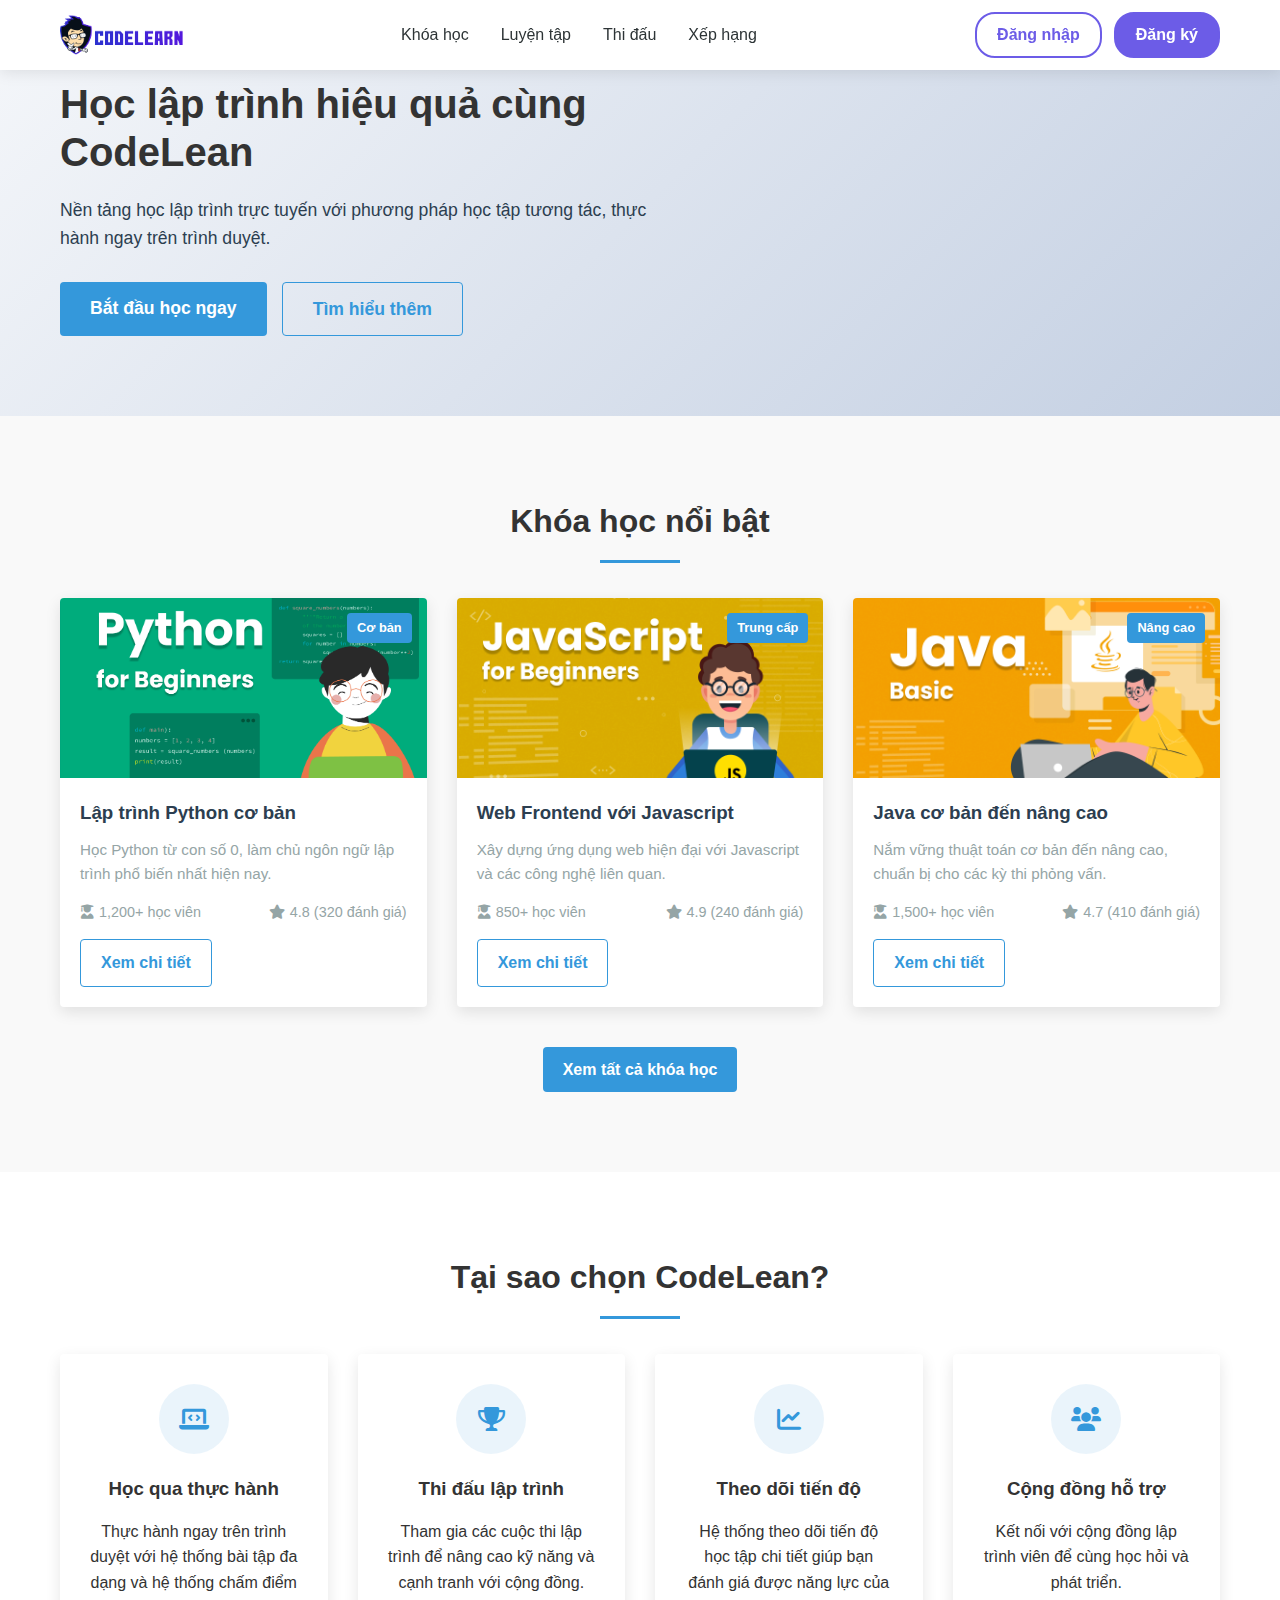
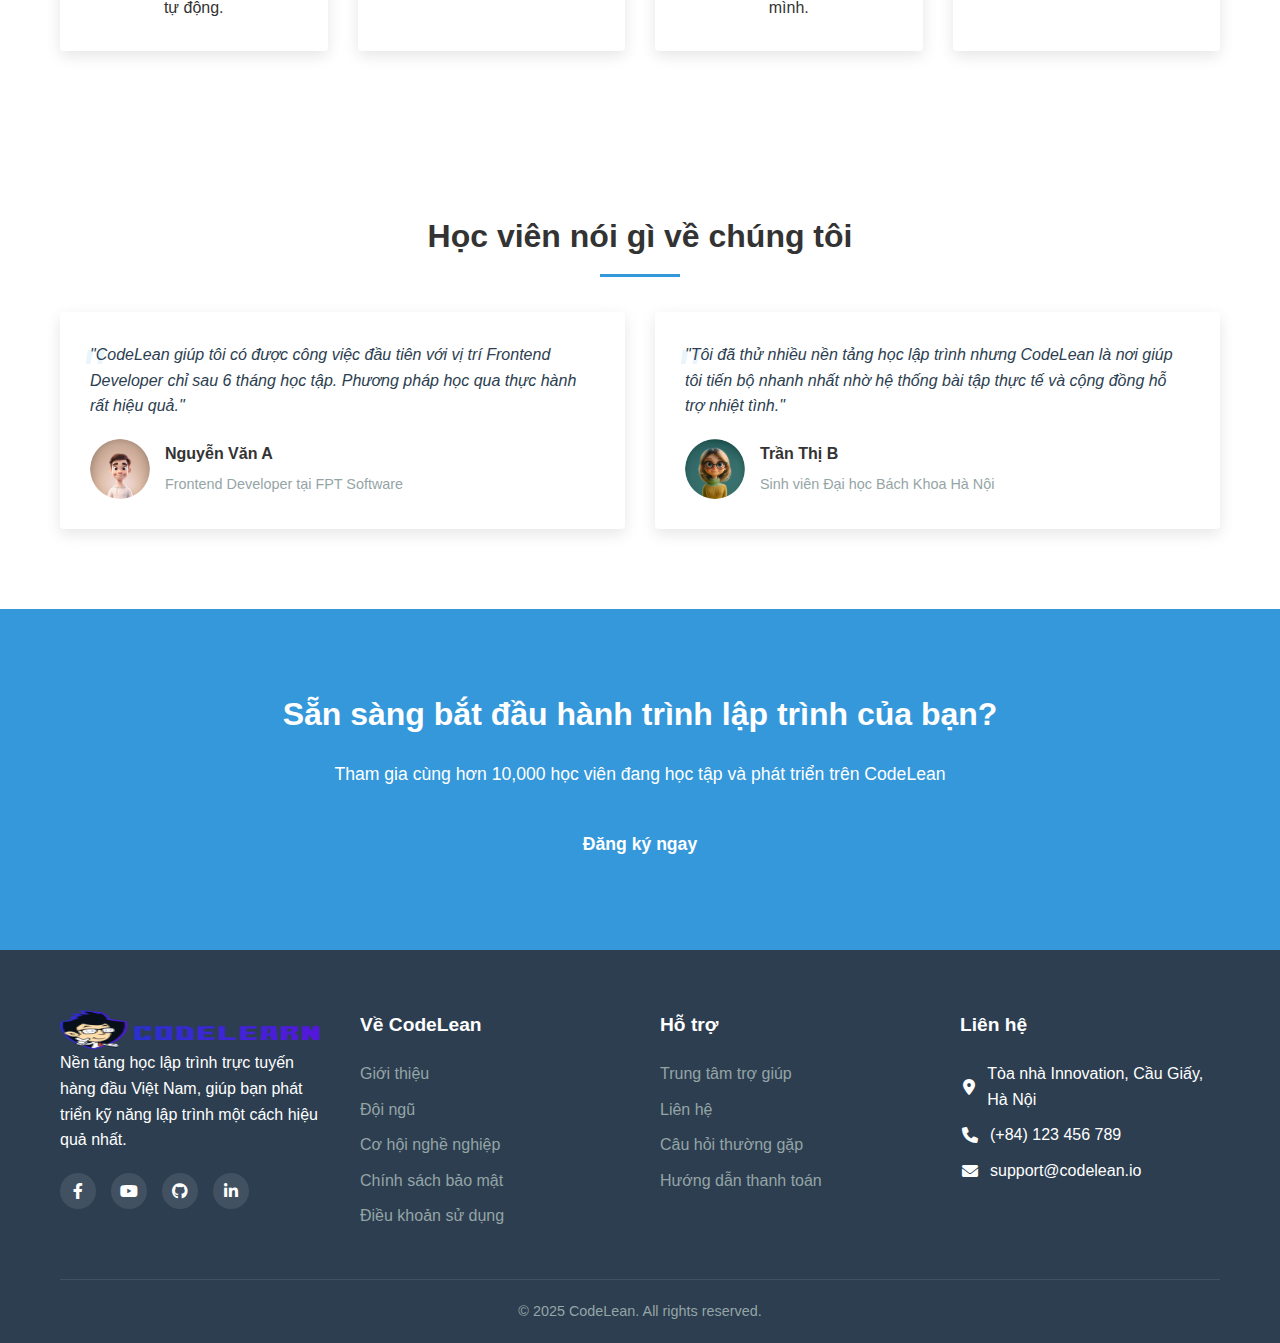
<file: index.html>
<!DOCTYPE html>
<html lang="vi">
<head>
    <meta charset="UTF-8">
    <meta name="viewport" content="width=device-width, initial-scale=1.0">
    <title>CodeLean - Học lập trình trực tuyến</title>
    <link rel="stylesheet" href="assets/css/styles.css">
    <link rel="stylesheet" href="https://cdnjs.cloudflare.com/ajax/libs/font-awesome/6.0.0-beta3/css/all.min.css">
</head>
<body>
    <div id="header"></div>

    <section class="hero">
        <div class="container">
            <div class="hero-content">
                <h1>Học lập trình hiệu quả cùng CodeLean</h1>
                <p>Nền tảng học lập trình trực tuyến với phương pháp học tập tương tác, thực hành ngay trên trình duyệt.</p>
                <div class="hero-buttons">
                    <a href="#khoa-hoc" class="btn btn-primary btn-large">Bắt đầu học ngay</a>
                    <a href="#features" class="btn btn-outline btn-large">Tìm hiểu thêm</a>
                </div>
            </div>
            <!-- <div class="hero-image">
                <img src="" alt="">
            </div> -->
        </div>
    </section>

    <section id="khoa-hoc" class="popular-courses">
        <div class="container">
            <h2 class="section-title">Khóa học nổi bật</h2>
            <div class="courses-grid">
                <div class="course-card">
                    <div class="course-image">
                        <img src="assets/images/python.png" alt="Lập trình Python cơ bản">
                        <span class="course-level">Cơ bản</span>
                    </div>
                    <div class="course-content">
                        <h3><a href="course-detail-1.html">Lập trình Python cơ bản</a></h3>
                        <p class="course-description">Học Python từ con số 0, làm chủ ngôn ngữ lập trình phổ biến nhất hiện nay.</p>
                        <div class="course-meta">
                            <span><i class="fas fa-user-graduate"></i> 1,200+ học viên</span>
                            <span><i class="fas fa-star"></i> 4.8 (320 đánh giá)</span>
                        </div>
                        <a href="course-detail-1.html" class="btn btn-outline">Xem chi tiết</a>
                    </div>
                </div>
                
                <div class="course-card">
                    <div class="course-image">
                        <img src="assets/images/javascript.png" alt="Web Frontend với Javascript">
                        <span class="course-level">Trung cấp</span>
                    </div>
                    <div class="course-content">
                        <h3><a href="#">Web Frontend với Javascript</a></h3>
                        <p class="course-description">Xây dựng ứng dụng web hiện đại với Javascript và các công nghệ liên quan.</p>
                        <div class="course-meta">
                            <span><i class="fas fa-user-graduate"></i> 850+ học viên</span>
                            <span><i class="fas fa-star"></i> 4.9 (240 đánh giá)</span>
                        </div>
                        <a href="#" class="btn btn-outline">Xem chi tiết</a>
                    </div>
                </div>
                
                <div class="course-card">
                    <div class="course-image">
                        <img src="assets/images/java.png" alt="Java">
                        <span class="course-level">Nâng cao</span>
                    </div>
                    <div class="course-content">
                        <h3><a href="#">Java cơ bản đến nâng cao</a></h3>
                        <p class="course-description">Nắm vững thuật toán cơ bản đến nâng cao, chuẩn bị cho các kỳ thi phỏng vấn.</p>
                        <div class="course-meta">
                            <span><i class="fas fa-user-graduate"></i> 1,500+ học viên</span>
                            <span><i class="fas fa-star"></i> 4.7 (410 đánh giá)</span>
                        </div>
                        <a href="#" class="btn btn-outline">Xem chi tiết</a>
                    </div>
                </div>
            </div>
            <div class="text-center">
                <a href="courses.html" class="btn btn-primary">Xem tất cả khóa học</a>
            </div>
        </div>
    </section>

    <section id="features" class="features">
        <div class="container">
            <h2 class="section-title">Tại sao chọn CodeLean?</h2>
            <div class="features-grid">
                <div class="feature-card">
                    <div class="feature-icon">
                        <i class="fas fa-laptop-code"></i>
                    </div>
                    <h3>Học qua thực hành</h3>
                    <p>Thực hành ngay trên trình duyệt với hệ thống bài tập đa dạng và hệ thống chấm điểm tự động.</p>
                </div>
                <div class="feature-card">
                    <div class="feature-icon">
                        <i class="fas fa-trophy"></i>
                    </div>
                    <h3>Thi đấu lập trình</h3>
                    <p>Tham gia các cuộc thi lập trình để nâng cao kỹ năng và cạnh tranh với cộng đồng.</p>
                </div>
                <div class="feature-card">
                    <div class="feature-icon">
                        <i class="fas fa-chart-line"></i>
                    </div>
                    <h3>Theo dõi tiến độ</h3>
                    <p>Hệ thống theo dõi tiến độ học tập chi tiết giúp bạn đánh giá được năng lực của mình.</p>
                </div>
                <div class="feature-card">
                    <div class="feature-icon">
                        <i class="fas fa-users"></i>
                    </div>
                    <h3>Cộng đồng hỗ trợ</h3>
                    <p>Kết nối với cộng đồng lập trình viên để cùng học hỏi và phát triển.</p>
                </div>
            </div>
        </div>
    </section>

    <section class="testimonials">
        <div class="container">
            <h2 class="section-title">Học viên nói gì về chúng tôi</h2>
            <div class="testimonials-slider">
                <div class="testimonial-card">
                    <div class="testimonial-content">
                        <p>"CodeLean giúp tôi có được công việc đầu tiên với vị trí Frontend Developer chỉ sau 6 tháng học tập. Phương pháp học qua thực hành rất hiệu quả."</p>
                    </div>
                    <div class="testimonial-author">
                        <img src="assets/images/avatar-1.png" alt="Nguyễn Văn A">
                        <div>
                            <h4>Nguyễn Văn A</h4>
                            <span>Frontend Developer tại FPT Software</span>
                        </div>
                    </div>
                </div>
                
                <div class="testimonial-card">
                    <div class="testimonial-content">
                        <p>"Tôi đã thử nhiều nền tảng học lập trình nhưng CodeLean là nơi giúp tôi tiến bộ nhanh nhất nhờ hệ thống bài tập thực tế và cộng đồng hỗ trợ nhiệt tình."</p>
                    </div>
                    <div class="testimonial-author">
                        <img src="assets/images/avatar-2.png" alt="Trần Thị B">
                        <div>
                            <h4>Trần Thị B</h4>
                            <span>Sinh viên Đại học Bách Khoa Hà Nội</span>
                        </div>
                    </div>
                </div>
            </div>
        </div>
    </section>

    <section class="cta">
        <div class="container">
            <h2>Sẵn sàng bắt đầu hành trình lập trình của bạn?</h2>
            <p>Tham gia cùng hơn 10,000 học viên đang học tập và phát triển trên CodeLean</p>
            <a href="register.html" class="btn btn-primary btn-large">Đăng ký ngay</a>
        </div>
    </section>

    <div id="footer"></div>

    <script src="assets/js/main.js"></script>
</body>
</html>
</file>
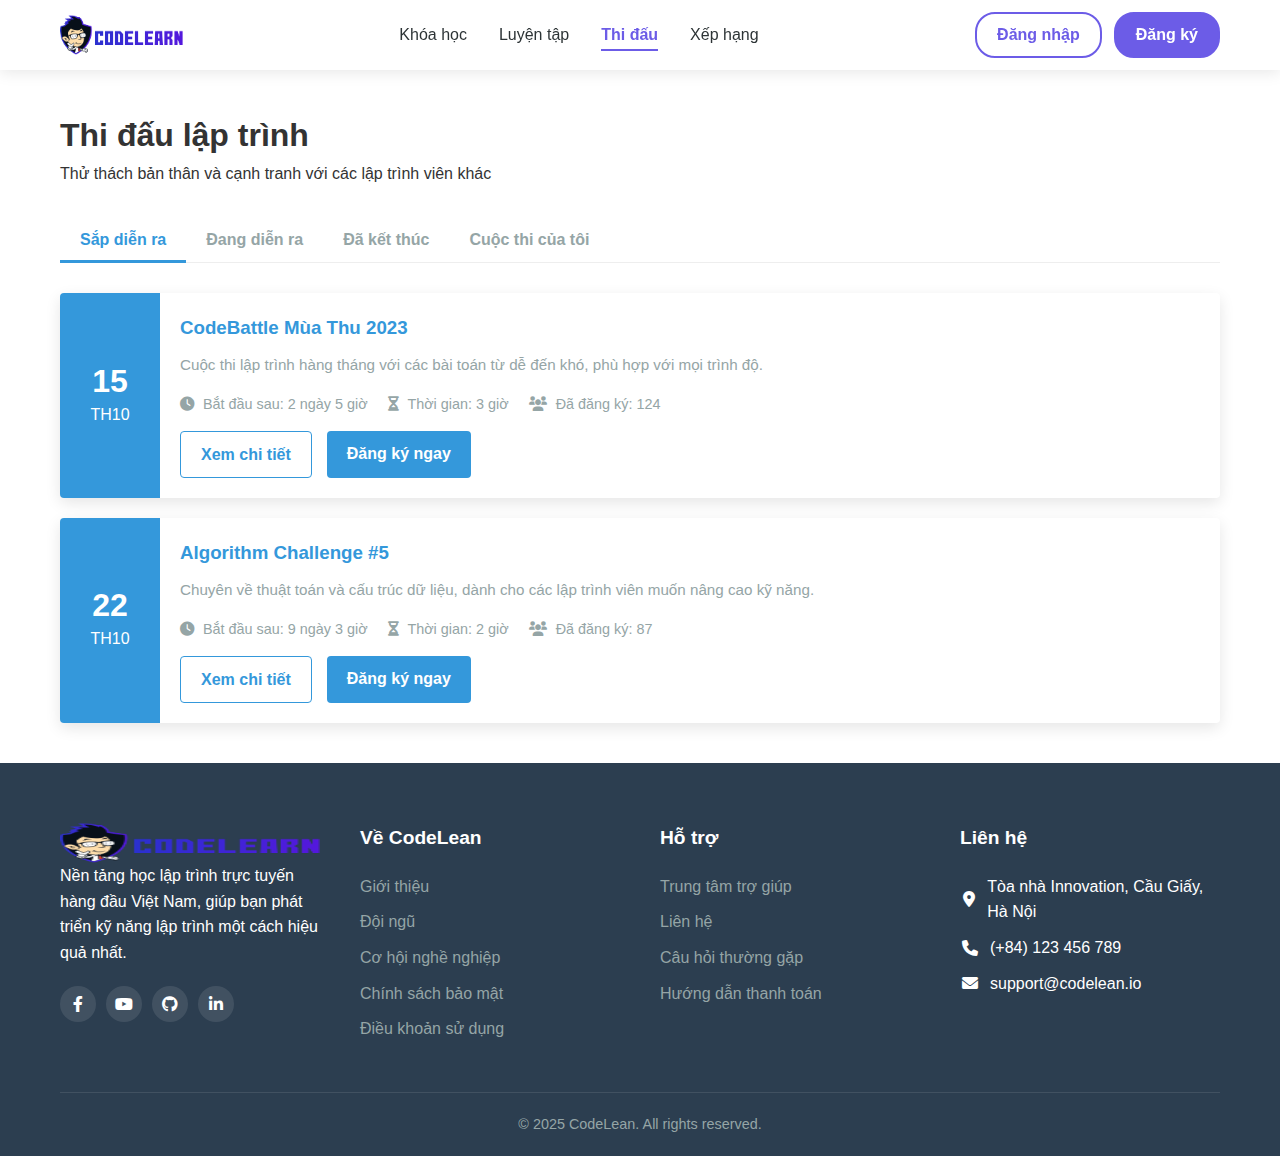
<file: competition.html>
<!DOCTYPE html>
<html lang="vi">
<head>
    <meta charset="UTF-8">
    <meta name="viewport" content="width=device-width, initial-scale=1.0">
    <title>Thi đấu - CodeLean</title>
    <link rel="stylesheet" href="assets/css/styles.css">
    <link rel="stylesheet" href="assets/css/auth.css">
    <link rel="stylesheet" href="https://cdnjs.cloudflare.com/ajax/libs/font-awesome/6.0.0-beta3/css/all.min.css">
</head>
<body class="logged-in">
    <div id="header"></div>

    <main class="main-content">
        <div class="container">
            <div class="competition-page">
                <div class="page-header">
                    <h1>Thi đấu lập trình</h1>
                    <p>Thử thách bản thân và cạnh tranh với các lập trình viên khác</p>
                </div>
                
                <div class="competition-tabs">
                    <ul class="tab-nav">
                        <li class="active" data-tab="upcoming">Sắp diễn ra</li>
                        <li data-tab="ongoing">Đang diễn ra</li>
                        <li data-tab="past">Đã kết thúc</li>
                        <li data-tab="my-contests">Cuộc thi của tôi</li>
                    </ul>
                    
                    <div class="tab-content active" id="upcoming">
                        <div class="competition-cards">
                            <div class="competition-card">
                                <div class="competition-date">
                                    <div class="date-day">15</div>
                                    <div class="date-month">Th10</div>
                                </div>
                                <div class="competition-info">
                                    <h3><a href="#">CodeBattle Mùa Thu 2023</a></h3>
                                    <p class="competition-description">Cuộc thi lập trình hàng tháng với các bài toán từ dễ đến khó, phù hợp với mọi trình độ.</p>
                                    <div class="competition-meta">
                                        <span><i class="fas fa-clock"></i> Bắt đầu sau: 2 ngày 5 giờ</span>
                                        <span><i class="fas fa-hourglass-half"></i> Thời gian: 3 giờ</span>
                                        <span><i class="fas fa-users"></i> Đã đăng ký: 124</span>
                                    </div>
                                    <div class="competition-actions">
                                        <a href="#" class="btn btn-outline">Xem chi tiết</a>
                                        <a href="#" class="btn btn-primary">Đăng ký ngay</a>
                                    </div>
                                </div>
                            </div>
                            
                            <div class="competition-card">
                                <div class="competition-date">
                                    <div class="date-day">22</div>
                                    <div class="date-month">Th10</div>
                                </div>
                                <div class="competition-info">
                                    <h3><a href="#">Algorithm Challenge #5</a></h3>
                                    <p class="competition-description">Chuyên về thuật toán và cấu trúc dữ liệu, dành cho các lập trình viên muốn nâng cao kỹ năng.</p>
                                    <div class="competition-meta">
                                        <span><i class="fas fa-clock"></i> Bắt đầu sau: 9 ngày 3 giờ</span>
                                        <span><i class="fas fa-hourglass-half"></i> Thời gian: 2 giờ</span>
                                        <span><i class="fas fa-users"></i> Đã đăng ký: 87</span>
                                    </div>
                                    <div class="competition-actions">
                                        <a href="#" class="btn btn-outline">Xem chi tiết</a>
                                        <a href="#" class="btn btn-primary">Đăng ký ngay</a>
                                    </div>
                                </div>
                            </div>
                            
                            <!-- More upcoming competitions -->
                        </div>
                    </div>
                    
                    <div class="tab-content" id="ongoing">
                        <div class="empty-state">
                            <i class="fas fa-hourglass-half"></i>
                            <h3>Hiện không có cuộc thi nào đang diễn ra</h3>
                            <p>Hãy kiểm tra các cuộc thi sắp diễn ra hoặc đã kết thúc</p>
                        </div>
                    </div>
                    
                    <div class="tab-content" id="past">
                        <div class="competition-cards">
                            <div class="competition-card">
                                <div class="competition-date past">
                                    <div class="date-day">30</div>
                                    <div class="date-month">Th9</div>
                                </div>
                                <div class="competition-info">
                                    <h3><a href="#">CodeBattle Mùa Hè 2023</a></h3>
                                    <p class="competition-description">Cuộc thi lập trình hàng tháng đã kết thúc.</p>
                                    <div class="competition-meta">
                                        <span><i class="fas fa-trophy"></i> Người chiến thắng: Nguyễn Văn A</span>
                                        <span><i class="fas fa-users"></i> Tham gia: 156</span>
                                    </div>
                                    <div class="competition-actions">
                                        <a href="#" class="btn btn-outline">Xem kết quả</a>
                                        <a href="#" class="btn btn-primary">Xem bài tập</a>
                                    </div>
                                </div>
                            </div>
                            
                            <!-- More past competitions -->
                        </div>
                    </div>
                    
                    <div class="tab-content" id="my-contests">
                        <div class="empty-state">
                            <i class="fas fa-trophy"></i>
                            <h3>Bạn chưa tham gia cuộc thi nào</h3>
                            <p>Đăng ký các cuộc thi sắp diễn ra để bắt đầu thi đấu</p>
                            <a href="#" class="btn btn-primary">Xem cuộc thi sắp diễn ra</a>
                        </div>
                    </div>
                </div>
            </div>
        </div>
    </main>

    <div id="footer"></div>


    <script src="assets/js/main.js"></script>
    <script src="assets/js/competition.js"></script>
</body>
</html>
</file>
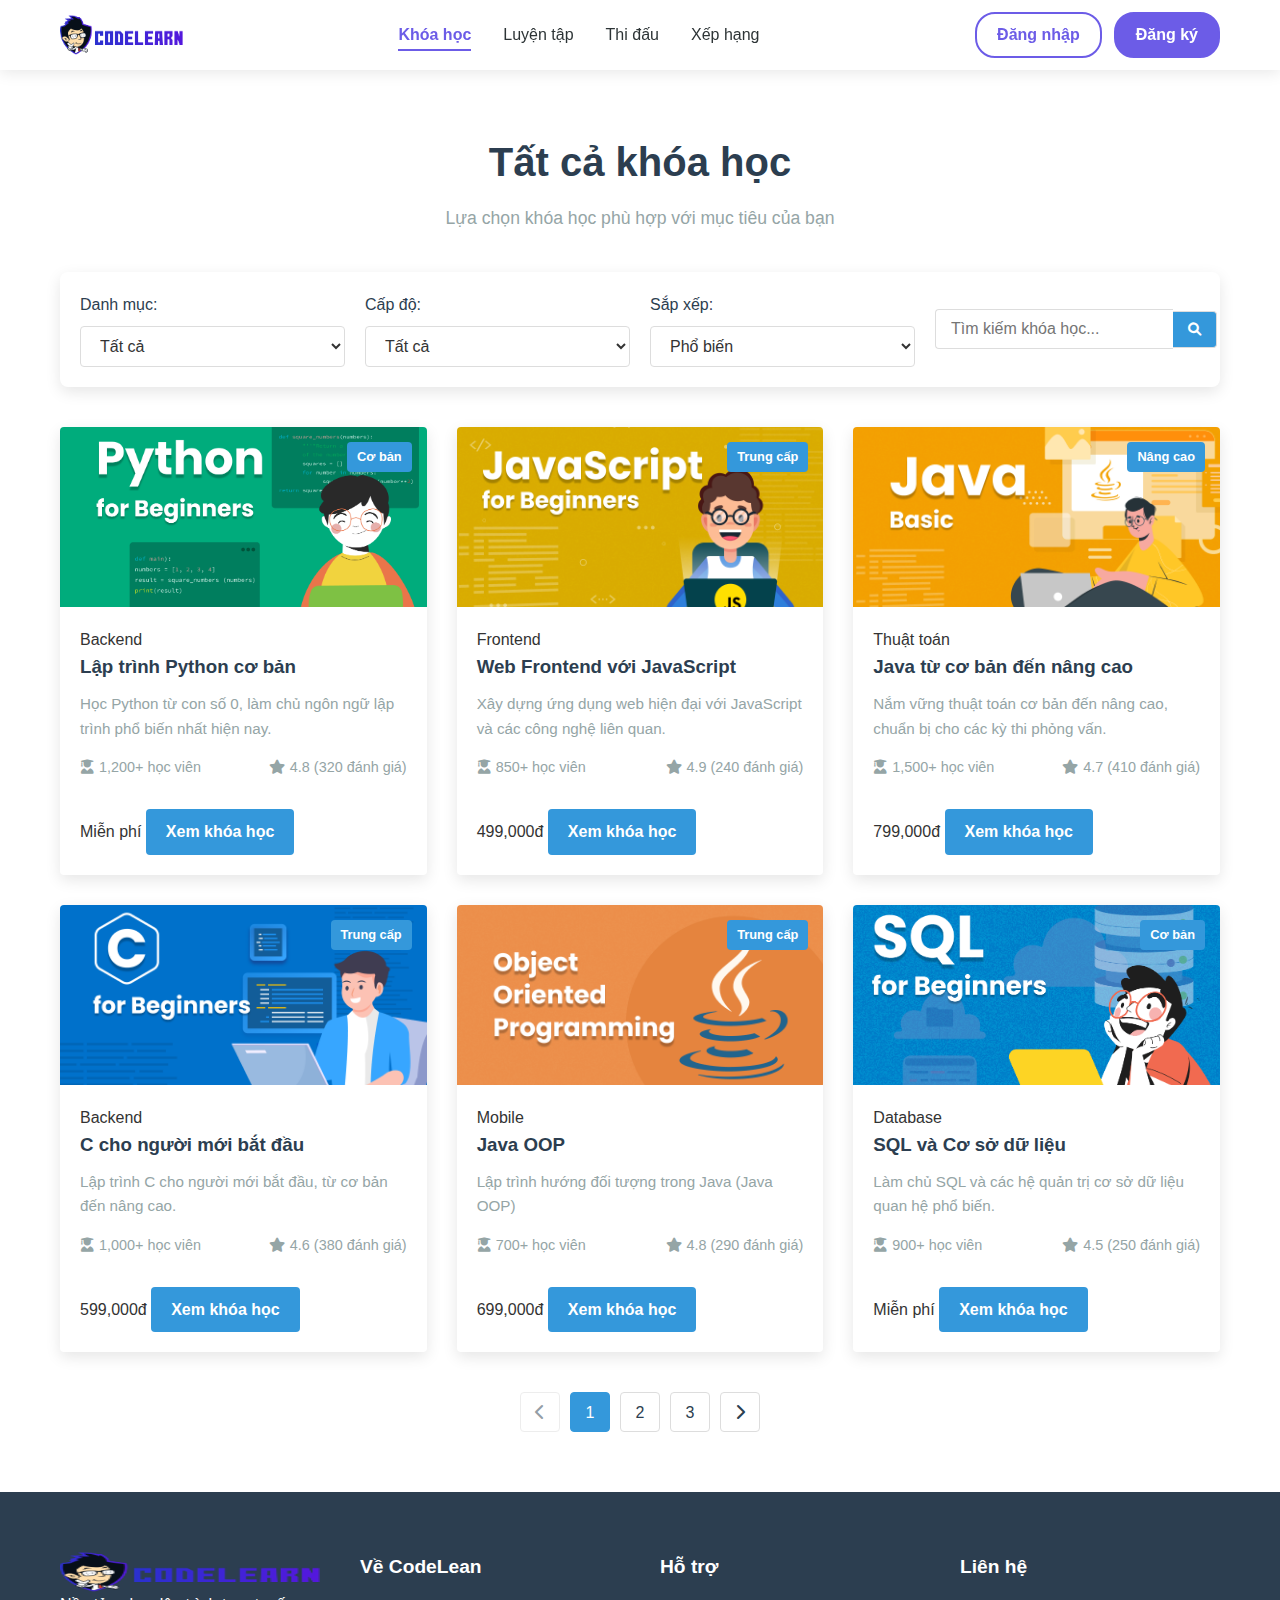
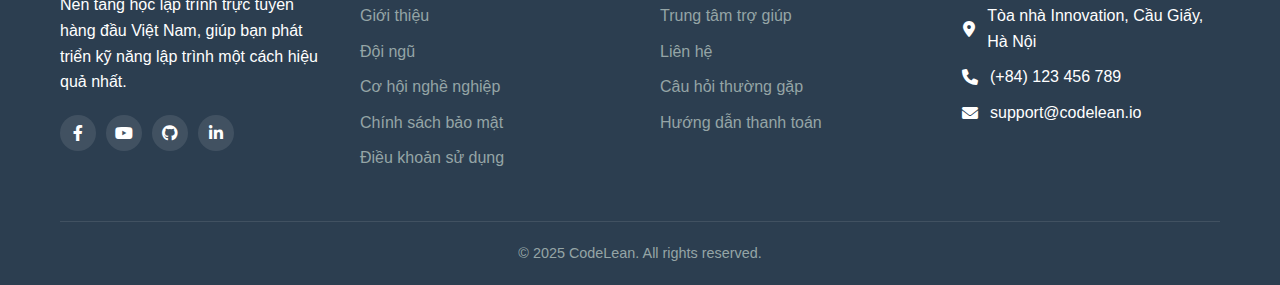
<file: courses.html>
<!DOCTYPE html>
<html lang="vi">
<head>
    <meta charset="UTF-8">
    <meta name="viewport" content="width=device-width, initial-scale=1.0">
    <title>Tất cả khóa học - CodeLean</title>
    <link rel="stylesheet" href="assets/css/styles.css">
    <link rel="stylesheet" href="assets/css/auth.css">
    <link rel="stylesheet" href="assets/css/courses.css">
    <link rel="stylesheet" href="https://cdnjs.cloudflare.com/ajax/libs/font-awesome/6.0.0-beta3/css/all.min.css">
</head>
<body class="logged-in">
    <div id="header"></div>

    <main class="main-content">
        <div class="container">
            <div class="courses-page">
                <div class="page-header">
                    <h1>Tất cả khóa học</h1>
                    <p>Lựa chọn khóa học phù hợp với mục tiêu của bạn</p>
                </div>
                
                <div class="courses-filter">
                    <div class="filter-group">
                        <label for="category">Danh mục:</label>
                        <select id="category">
                            <option value="all">Tất cả</option>
                            <option value="frontend">Frontend</option>
                            <option value="backend">Backend</option>
                            <option value="mobile">Mobile</option>
                            <option value="algorithm">Thuật toán</option>
                            <option value="database">Cơ sở dữ liệu</option>
                        </select>
                    </div>
                    
                    <div class="filter-group">
                        <label for="level">Cấp độ:</label>
                        <select id="level">
                            <option value="all">Tất cả</option>
                            <option value="beginner">Cơ bản</option>
                            <option value="intermediate">Trung cấp</option>
                            <option value="advanced">Nâng cao</option>
                        </select>
                    </div>
                    
                    <div class="filter-group">
                        <label for="sort">Sắp xếp:</label>
                        <select id="sort">
                            <option value="popular">Phổ biến</option>
                            <option value="newest">Mới nhất</option>
                            <option value="rating">Đánh giá cao</option>
                        </select>
                    </div>
                    
                    <div class="search-box">
                        <input type="text" placeholder="Tìm kiếm khóa học...">
                        <button><i class="fas fa-search"></i></button>
                    </div>
                </div>
                
                <div class="courses-grid">
                    <!-- Course cards will be loaded here -->
                    <div class="course-card">
                        <div class="course-image">
                            <img src="assets/images/python.png" alt="Lập trình Python cơ bản">
                            <span class="course-level">Cơ bản</span>
                        </div>
                        <div class="course-content">
                            <div class="course-category">Backend</div>
                            <h3><a href="course-detail-1.html">Lập trình Python cơ bản</a></h3>
                            <p class="course-description">Học Python từ con số 0, làm chủ ngôn ngữ lập trình phổ biến nhất hiện nay.</p>
                            <div class="course-meta">
                                <span><i class="fas fa-user-graduate"></i> 1,200+ học viên</span>
                                <span><i class="fas fa-star"></i> 4.8 (320 đánh giá)</span>
                            </div>
                            <div class="course-footer">
                                <span class="course-price">Miễn phí</span>
                                <a href="course-detail-1.html" class="btn btn-primary">Xem khóa học</a>
                            </div>
                        </div>
                    </div>
                    
                    <div class="course-card">
                        <div class="course-image">
                            <img src="assets/images/javascript.png" alt="Web Frontend với ReactJS">
                            <span class="course-level">Trung cấp</span>
                        </div>
                        <div class="course-content">
                            <div class="course-category">Frontend</div>
                            <h3><a href="#">Web Frontend với JavaScript</a></h3>
                            <p class="course-description">Xây dựng ứng dụng web hiện đại với JavaScript và các công nghệ liên quan.</p>
                            <div class="course-meta">
                                <span><i class="fas fa-user-graduate"></i> 850+ học viên</span>
                                <span><i class="fas fa-star"></i> 4.9 (240 đánh giá)</span>
                            </div>
                            <div class="course-footer">
                                <span class="course-price">499,000đ</span>
                                <a href="#" class="btn btn-primary">Xem khóa học</a>
                            </div>
                        </div>
                    </div>
                    
                    <div class="course-card">
                        <div class="course-image">
                            <img src="assets/images/java.png" alt="Thuật toán và Cấu trúc dữ liệu">
                            <span class="course-level">Nâng cao</span>
                        </div>
                        <div class="course-content">
                            <div class="course-category">Thuật toán</div>
                            <h3><a href="#">Java từ cơ bản đến nâng cao</a></h3>
                            <p class="course-description">Nắm vững thuật toán cơ bản đến nâng cao, chuẩn bị cho các kỳ thi phỏng vấn.</p>
                            <div class="course-meta">
                                <span><i class="fas fa-user-graduate"></i> 1,500+ học viên</span>
                                <span><i class="fas fa-star"></i> 4.7 (410 đánh giá)</span>
                            </div>
                            <div class="course-footer">
                                <span class="course-price">799,000đ</span>
                                <a href="#" class="btn btn-primary">Xem khóa học</a>
                            </div>
                        </div>
                    </div>
                    
                    <div class="course-card">
                        <div class="course-image">
                            <img src="assets/images/C.png" alt="Node.js Backend Development">
                            <span class="course-level">Trung cấp</span>
                        </div>
                        <div class="course-content">
                            <div class="course-category">Backend</div>
                            <h3><a href="#">C cho người mới bắt đầu</a></h3>
                            <p class="course-description">Lập trình C cho người mới bắt đầu, từ cơ bản đến nâng cao.</p>
                            <div class="course-meta">
                                <span><i class="fas fa-user-graduate"></i> 1,000+ học viên</span>
                                <span><i class="fas fa-star"></i> 4.6 (380 đánh giá)</span>
                            </div>
                            <div class="course-footer">
                                <span class="course-price">599,000đ</span>
                                <a href="#" class="btn btn-primary">Xem khóa học</a>
                            </div>
                        </div>
                    </div>
                    
                    <div class="course-card">
                        <div class="course-image">
                            <img src="assets/images/oopJava.png" alt="Flutter Mobile Development">
                            <span class="course-level">Trung cấp</span>
                        </div>
                        <div class="course-content">
                            <div class="course-category">Mobile</div>
                            <h3><a href="#">Java OOP</a></h3>
                            <p class="course-description">Lập trình hướng đối tượng trong Java (Java OOP)</p>
                            <div class="course-meta">
                                <span><i class="fas fa-user-graduate"></i> 700+ học viên</span>
                                <span><i class="fas fa-star"></i> 4.8 (290 đánh giá)</span>
                            </div>
                            <div class="course-footer">
                                <span class="course-price">699,000đ</span>
                                <a href="#" class="btn btn-primary">Xem khóa học</a>
                            </div>
                        </div>
                    </div>
                    
                    <div class="course-card">
                        <div class="course-image">
                            <img src="assets/images/sql.png" alt="SQL và Cơ sở dữ liệu">
                            <span class="course-level">Cơ bản</span>
                        </div>
                        <div class="course-content">
                            <div class="course-category">Database</div>
                            <h3><a href="#">SQL và Cơ sở dữ liệu</a></h3>
                            <p class="course-description">Làm chủ SQL và các hệ quản trị cơ sở dữ liệu quan hệ phổ biến.</p>
                            <div class="course-meta">
                                <span><i class="fas fa-user-graduate"></i> 900+ học viên</span>
                                <span><i class="fas fa-star"></i> 4.5 (250 đánh giá)</span>
                            </div>
                            <div class="course-footer">
                                <span class="course-price">Miễn phí</span>
                                <a href="#" class="btn btn-primary">Xem khóa học</a>
                            </div>
                        </div>
                    </div>
                </div>
                
                <div class="pagination">
                    <a href="#" class="page-item disabled"><i class="fas fa-chevron-left"></i></a>
                    <a href="#" class="page-item active">1</a>
                    <a href="#" class="page-item">2</a>
                    <a href="#" class="page-item">3</a>
                    <a href="#" class="page-item"><i class="fas fa-chevron-right"></i></a>
                </div>
            </div>
        </div>
    </main>

    <div id="footer"></div>

    <script src="assets/js/main.js"></script>
    <script src="assets/js/courses.js"></script>
</body>
</html>
</file>
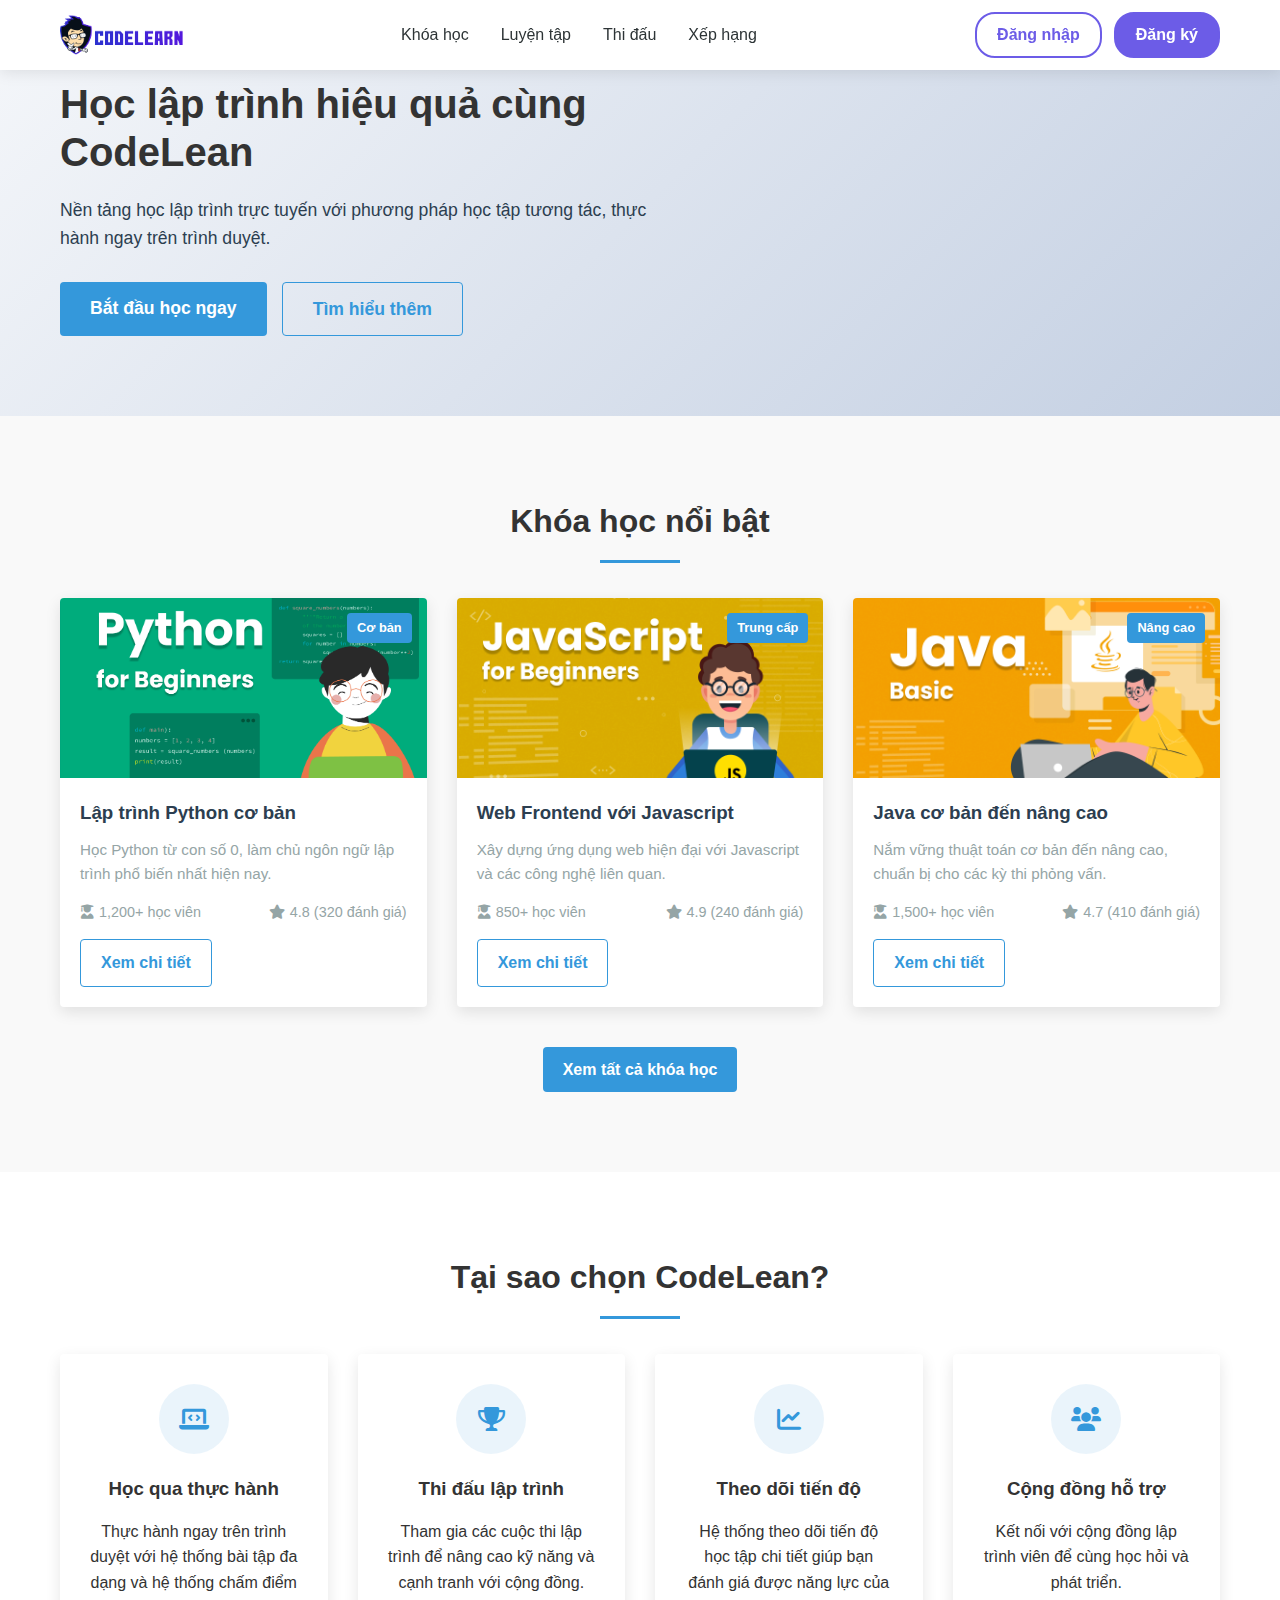
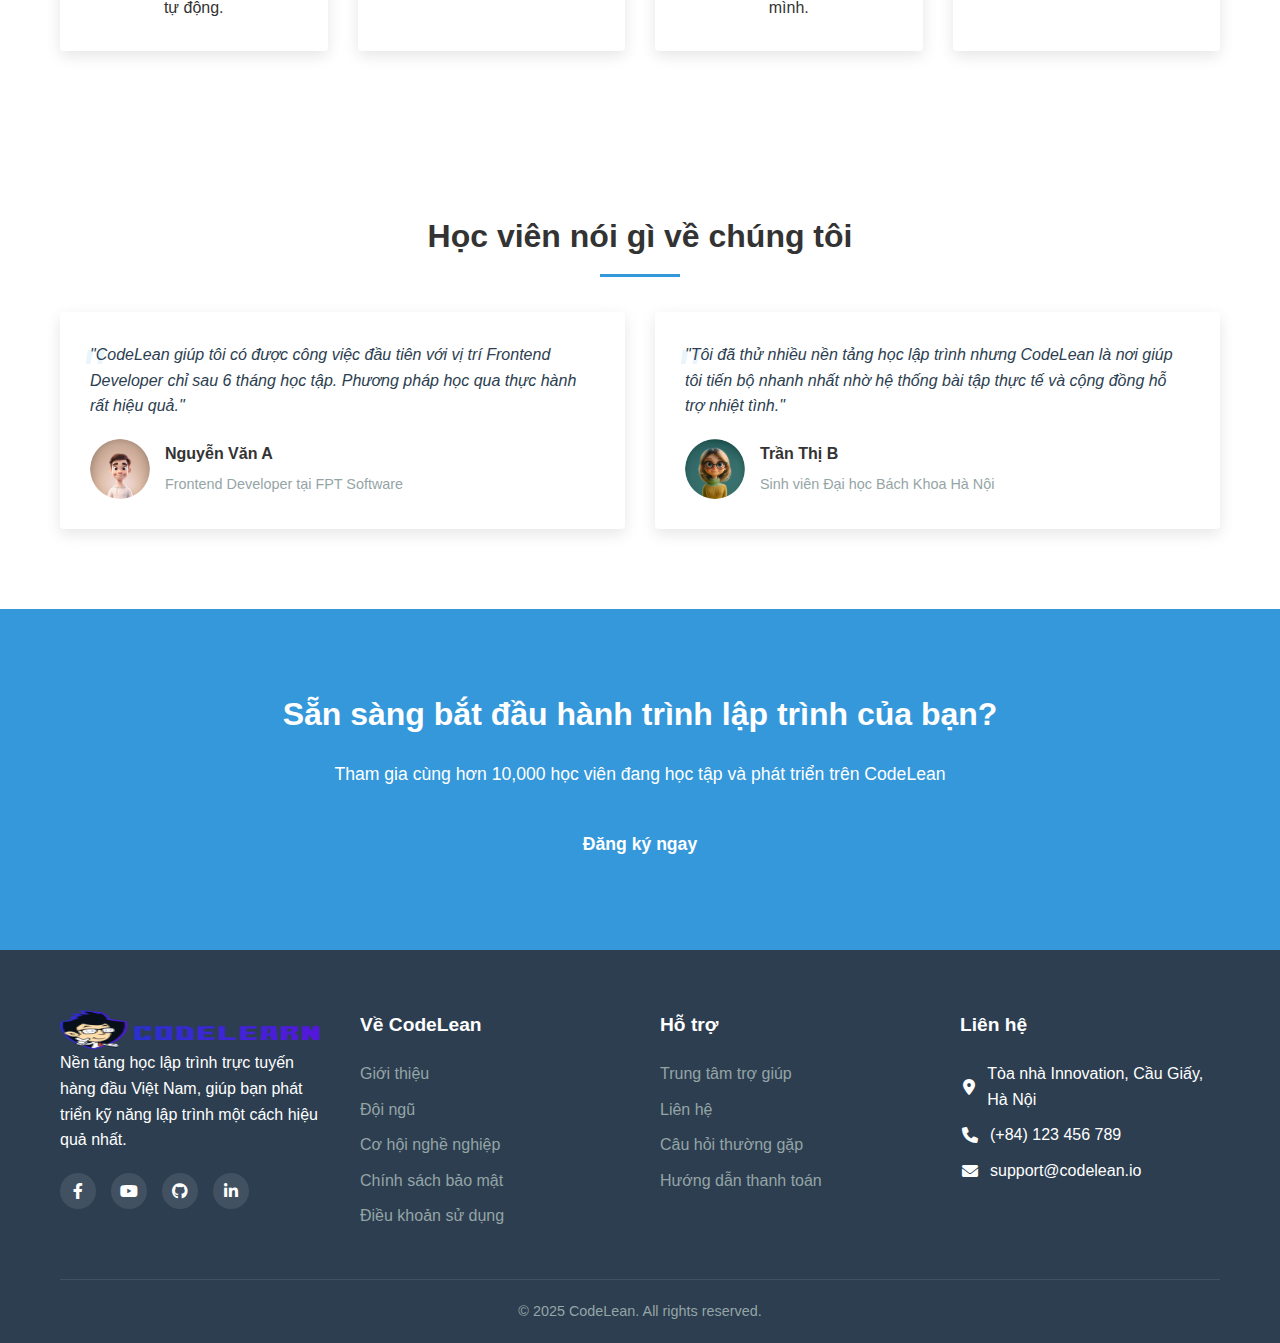
<file: home.html>
<!DOCTYPE html>
<html lang="vi">
<head>
    <meta charset="UTF-8">
    <meta name="viewport" content="width=device-width, initial-scale=1.0">
    <title>Trang chủ - CodeLean</title>
    <link rel="stylesheet" href="assets/css/styles.css">
    <link rel="stylesheet" href="assets/css/auth.css">
    <link rel="stylesheet" href="https://cdnjs.cloudflare.com/ajax/libs/font-awesome/6.0.0-beta3/css/all.min.css">
</head>
<body class="logged-in">
    <div id="header"></div>

    <main class="main-content">
        <div class="container">
            <div class="dashboard">
                <div class="dashboard-header">
                    <h1>Chào mừng trở lại, Nguyễn Văn A!</h1>
                    <p>Tiếp tục hành trình học lập trình của bạn</p>
                </div>
                
                <div class="dashboard-grid">
                    <div class="dashboard-main">
                        <section class="current-courses">
                            <div class="section-header">
                                <h2>Khóa học của bạn</h2>
                                <a href="courses.html" class="btn btn-outline">Xem tất cả</a>
                            </div>
                            
                            <div class="courses-grid">
                                <div class="course-card">
                                    <div class="course-progress">
                                        <div class="progress-bar" style="width: 65%"></div>
                                        <span>65% hoàn thành</span>
                                    </div>
                                    <div class="course-image">
                                        <img src="assets/images/python.png" alt="Lập trình Python cơ bản">
                                        <span class="course-level">Cơ bản</span>
                                    </div>
                                    <div class="course-content">
                                        <h3><a href="course-detail-1.html">Lập trình Python cơ bản</a></h3>
                                        <p class="course-description">Học Python từ con số 0, làm chủ ngôn ngữ lập trình phổ biến nhất hiện nay.</p>
                                        <div class="course-meta">
                                            <span><i class="fas fa-book-open"></i> 12/20 bài học</span>
                                            <span><i class="fas fa-clock"></i> 15h học</span>
                                        </div>
                                        <a href="course-detail-1.html" class="btn btn-primary">Tiếp tục học</a>
                                    </div>
                                </div>
                                
                                <div class="course-card">
                                    <div class="course-progress">
                                        <div class="progress-bar" style="width: 30%"></div>
                                        <span>30% hoàn thành</span>
                                    </div>
                                    <div class="course-image">
                                        <img src="assets/images/javascript.png" alt="Web Frontend với JavaScript">
                                        <span class="course-level">Trung cấp</span>
                                    </div>
                                    <div class="course-content">
                                        <h3><a href="#">Web Frontend với JavaScript</a></h3>
                                        <p class="course-description">Xây dựng ứng dụng web hiện đại với JavaScript và các công nghệ liên quan.</p>
                                        <div class="course-meta">
                                            <span><i class="fas fa-book-open"></i> 6/20 bài học</span>
                                            <span><i class="fas fa-clock"></i> 8h học</span>
                                        </div>
                                        <a href="#" class="btn btn-primary">Tiếp tục học</a>
                                    </div>
                                </div>
                            </div>
                        </section>
                        
                        <section class="upcoming-events">
                            <div class="section-header">
                                <h2>Sự kiện sắp tới</h2>
                                <a href="#" class="btn btn-outline">Xem tất cả</a>
                            </div>
                            
                            <div class="events-grid">
                                <div class="event-card">
                                    <div class="event-date">
                                        <span class="day">15</span>
                                        <span class="month">Th10</span>
                                    </div>
                                    <div class="event-content">
                                        <h3><a href="#">Cuộc thi lập trình CodeBattle mùa thu</a></h3>
                                        <p class="event-description">Thử thách kỹ năng giải thuật của bạn trong cuộc thi kéo dài 3 giờ với nhiều giải thưởng hấp dẫn.</p>
                                        <div class="event-meta">
                                            <span><i class="fas fa-clock"></i> 14:00 - 17:00</span>
                                            <span><i class="fas fa-users"></i> 120 đã đăng ký</span>
                                        </div>
                                        <a href="#" class="btn btn-outline">Đăng ký tham gia</a>
                                    </div>
                                </div>
                                
                                <div class="event-card">
                                    <div class="event-date">
                                        <span class="day">22</span>
                                        <span class="month">Th10</span>
                                    </div>
                                    <div class="event-content">
                                        <h3><a href="#">Workshop: Chuẩn bị cho phỏng vấn FAANG</a></h3>
                                        <p class="event-description">Chia sẻ từ chuyên gia với 5 năm kinh nghiệm tại Google về cách chuẩn bị cho phỏng vấn kỹ thuật.</p>
                                        <div class="event-meta">
                                            <span><i class="fas fa-clock"></i> 19:00 - 21:00</span>
                                            <span><i class="fas fa-users"></i> 85 đã đăng ký</span>
                                        </div>
                                        <a href="#" class="btn btn-outline">Đăng ký tham gia</a>
                                    </div>
                                </div>
                            </div>
                        </section>
                    </div>
                    
                    <div class="dashboard-sidebar">
                        <section class="user-stats">
                            <div class="stats-card">
                                <div class="stats-icon">
                                    <i class="fas fa-medal"></i>
                                </div>
                                <div class="stats-content">
                                    <h3>Xếp hạng</h3>
                                    <p class="stats-value">#124</p>
                                    <a href="leaderboard.html" class="stats-link">Xem bảng xếp hạng</a>
                                </div>
                            </div>
                            
                            <div class="stats-card">
                                <div class="stats-icon">
                                    <i class="fas fa-fire"></i>
                                </div>
                                <div class="stats-content">
                                    <h3>Chuỗi ngày học</h3>
                                    <p class="stats-value">7 ngày</p>
                                    <a href="#" class="stats-link">Tiếp tục phát huy</a>
                                </div>
                            </div>
                            
                            <div class="stats-card">
                                <div class="stats-icon">
                                    <i class="fas fa-check-circle"></i>
                                </div>
                                <div class="stats-content">
                                    <h3>Bài tập hoàn thành</h3>
                                    <p class="stats-value">48 bài</p>
                                    <a href="#" class="stats-link">Xem chi tiết</a>
                                </div>
                            </div>
                        </section>
                        
                        <section class="recommended-courses">
                            <h3>Khóa học đề xuất</h3>
                            <div class="recommended-course">
                                <div class="course-image">
                                    <img src="assets/images/java.png" alt="Java cơ bản đến nâng cao">
                                </div>
                                <div class="course-content">
                                    <h4><a href="#">Java cơ bản đến nâng cao</a></h4>
                                    <div class="course-meta">
                                        <span><i class="fas fa-star"></i> 4.7</span>
                                        <span><i class="fas fa-user-graduate"></i> 1.5k</span>
                                    </div>
                                </div>
                            </div>
                            
                            <div class="recommended-course">
                                <div class="course-image">
                                    <img src="assets/images/C.png" alt="C cho người mới bắt đầu">
                                </div>
                                <div class="course-content">
                                    <h4><a href="#">C cho người mới bắt đầu</a></h4>
                                    <div class="course-meta">
                                        <span><i class="fas fa-star"></i> 4.8</span>
                                        <span><i class="fas fa-user-graduate"></i> 1.2k</span>
                                    </div>
                                </div>
                            </div>
                            
                            <div class="text-center">
                                <a href="courses.html" class="btn btn-outline btn-small">Xem thêm</a>
                            </div>
                        </section>
                    </div>
                </div>
            </div>
        </div>
    </main>

    <div id="footer"></div>

    <script src="assets/js/main.js"></script>
    <script src="assets/js/auth.js"></script>
</body>
</html>
</file>
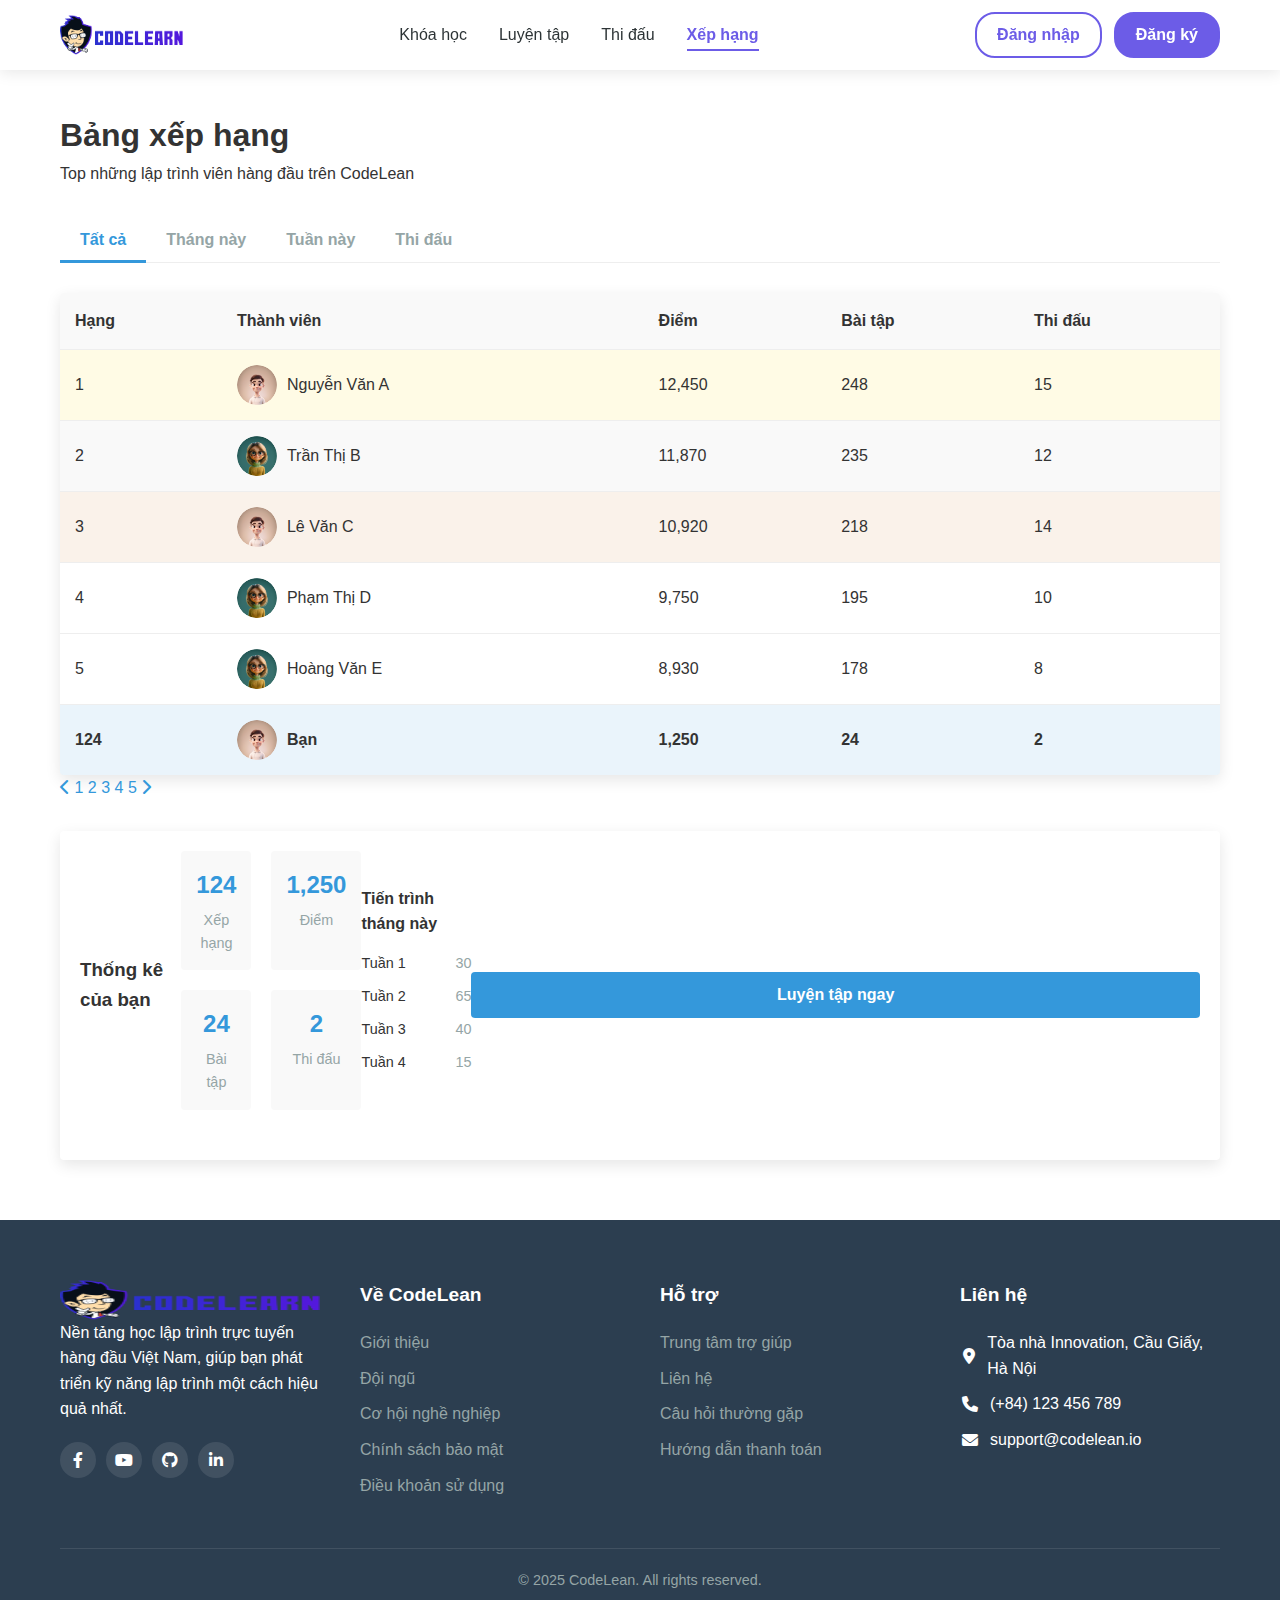
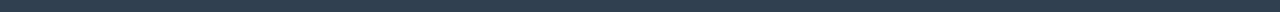
<file: leaderboard.html>
<!DOCTYPE html>
<html lang="vi">
<head>
    <meta charset="UTF-8">
    <meta name="viewport" content="width=device-width, initial-scale=1.0">
    <title>Bảng xếp hạng - CodeLean</title>
    <link rel="stylesheet" href="assets/css/styles.css">
    <link rel="stylesheet" href="assets/css/auth.css">
    <link rel="stylesheet" href="https://cdnjs.cloudflare.com/ajax/libs/font-awesome/6.0.0-beta3/css/all.min.css">
</head>
<body class="logged-in">
    <div id="header"></div>

    <main class="main-content">
        <div class="container">
            <div class="leaderboard-page">
                <div class="page-header">
                    <h1>Bảng xếp hạng</h1>
                    <p>Top những lập trình viên hàng đầu trên CodeLean</p>
                </div>
                
                <div class="leaderboard-tabs">
                    <ul class="tab-nav">
                        <li class="active" data-tab="all-time">Tất cả</li>
                        <li data-tab="monthly">Tháng này</li>
                        <li data-tab="weekly">Tuần này</li>
                        <li data-tab="competition">Thi đấu</li>
                    </ul>
                    
                    <div class="tab-content active" id="all-time">
                        <div class="leaderboard-table">
                            <table>
                                <thead>
                                    <tr>
                                        <th>Hạng</th>
                                        <th>Thành viên</th>
                                        <th>Điểm</th>
                                        <th>Bài tập</th>
                                        <th>Thi đấu</th>
                                    </tr>
                                </thead>
                                <tbody>
                                    <tr class="top-1">
                                        <td>1</td>
                                        <td>
                                            <div class="user-info">
                                                <img src="assets/images/avatar-1.png" alt="Nguyễn Văn A">
                                                <span>Nguyễn Văn A</span>
                                            </div>
                                        </td>
                                        <td>12,450</td>
                                        <td>248</td>
                                        <td>15</td>
                                    </tr>
                                    
                                    <tr class="top-2">
                                        <td>2</td>
                                        <td>
                                            <div class="user-info">
                                                <img src="assets/images/avatar-2.png" alt="Trần Thị B">
                                                <span>Trần Thị B</span>
                                            </div>
                                        </td>
                                        <td>11,870</td>
                                        <td>235</td>
                                        <td>12</td>
                                    </tr>
                                    
                                    <tr class="top-3">
                                        <td>3</td>
                                        <td>
                                            <div class="user-info">
                                                <img src="assets/images/avatar-1.png" alt="Lê Văn C">
                                                <span>Lê Văn C</span>
                                            </div>
                                        </td>
                                        <td>10,920</td>
                                        <td>218</td>
                                        <td>14</td>
                                    </tr>
                                    
                                    <tr>
                                        <td>4</td>
                                        <td>
                                            <div class="user-info">
                                                <img src="assets/images/avatar-2.png" alt="Phạm Thị D">
                                                <span>Phạm Thị D</span>
                                            </div>
                                        </td>
                                        <td>9,750</td>
                                        <td>195</td>
                                        <td>10</td>
                                    </tr>
                                    
                                    <tr>
                                        <td>5</td>
                                        <td>
                                            <div class="user-info">
                                                <img src="assets/images/avatar-2.png" alt="Hoàng Văn E">
                                                <span>Hoàng Văn E</span>
                                            </div>
                                        </td>
                                        <td>8,930</td>
                                        <td>178</td>
                                        <td>8</td>
                                    </tr>
                                    
                                    <!-- More rows would go here -->
                                    
                                    <tr class="current-user">
                                        <td>124</td>
                                        <td>
                                            <div class="user-info">
                                                <img src="assets/images/avatar-1.png" alt="Bạn">
                                                <span>Bạn</span>
                                            </div>
                                        </td>
                                        <td>1,250</td>
                                        <td>24</td>
                                        <td>2</td>
                                    </tr>
                                </tbody>
                            </table>
                        </div>
                        
                        <div class="pagination">
                            <a href="#" class="page-item disabled"><i class="fas fa-chevron-left"></i></a>
                            <a href="#" class="page-item active">1</a>
                            <a href="#" class="page-item">2</a>
                            <a href="#" class="page-item">3</a>
                            <a href="#" class="page-item">4</a>
                            <a href="#" class="page-item">5</a>
                            <a href="#" class="page-item"><i class="fas fa-chevron-right"></i></a>
                        </div>
                    </div>
                    
                    <!-- Other tab contents would be similar -->
                </div>
                
                <div class="leaderboard-stats">
                    <div class="stats-card">
                        <h3>Thống kê của bạn</h3>
                        <div class="stats-grid">
                            <div class="stat-item">
                                <div class="stat-value">124</div>
                                <div class="stat-label">Xếp hạng</div>
                            </div>
                            <div class="stat-item">
                                <div class="stat-value">1,250</div>
                                <div class="stat-label">Điểm</div>
                            </div>
                            <div class="stat-item">
                                <div class="stat-value">24</div>
                                <div class="stat-label">Bài tập</div>
                            </div>
                            <div class="stat-item">
                                <div class="stat-value">2</div>
                                <div class="stat-label">Thi đấu</div>
                            </div>
                        </div>
                        
                        <div class="progress-chart">
                            <h4>Tiến trình tháng này</h4>
                            <div class="chart-bar">
                                <div class="bar-label">Tuần 1</div>
                                <div class="bar-container">
                                    <div class="bar" style="width: 30%"></div>
                                </div>
                                <div class="bar-value">30</div>
                            </div>
                            <div class="chart-bar">
                                <div class="bar-label">Tuần 2</div>
                                <div class="bar-container">
                                    <div class="bar" style="width: 65%"></div>
                                </div>
                                <div class="bar-value">65</div>
                            </div>
                            <div class="chart-bar">
                                <div class="bar-label">Tuần 3</div>
                                <div class="bar-container">
                                    <div class="bar" style="width: 40%"></div>
                                </div>
                                <div class="bar-value">40</div>
                            </div>
                            <div class="chart-bar">
                                <div class="bar-label">Tuần 4</div>
                                <div class="bar-container">
                                    <div class="bar" style="width: 15%"></div>
                                </div>
                                <div class="bar-value">15</div>
                            </div>
                        </div>
                        
                        <a href="practice.html" class="btn btn-primary btn-block">Luyện tập ngay</a>
                    </div>
                </div>
            </div>
        </div>
    </main>

    <div id="footer"></div>

    <script src="assets/js/main.js"></script>
    <script src="assets/js/leaderboard.js"></script>
</body>
</html>
</file>
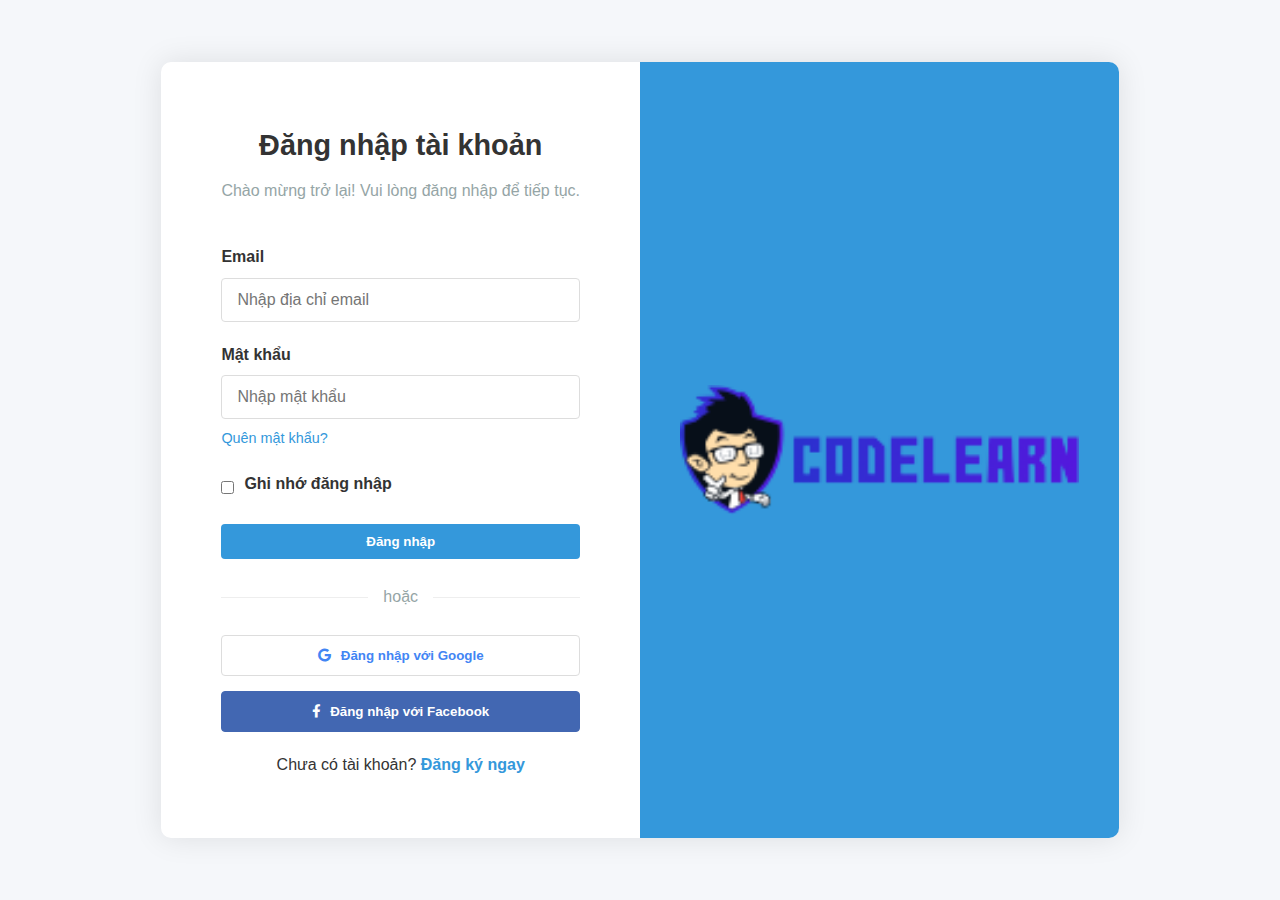
<file: login.html>
<!DOCTYPE html>
<html lang="vi">
<head>
    <meta charset="UTF-8">
    <meta name="viewport" content="width=device-width, initial-scale=1.0">
    <title>Đăng nhập - CodeLean</title>
    <link rel="stylesheet" href="assets/css/styles.css">
    <link rel="stylesheet" href="assets/css/auth.css">
    <link rel="stylesheet" href="https://cdnjs.cloudflare.com/ajax/libs/font-awesome/6.0.0-beta3/css/all.min.css">
</head>
<body class="auth-page">
    <div class="auth-container">
        <div class="auth-card">
            <div class="auth-header">
                <!-- <a href="index.html" class="logo"> -->
                    <!-- <img src="assets/images/codelearn-logo.png" alt="CodeLean Logo"> -->
                    <!-- <span>CodeLean</span> -->
                <!-- </a> -->
                <h1>Đăng nhập tài khoản</h1>
                <p>Chào mừng trở lại! Vui lòng đăng nhập để tiếp tục.</p>
            </div>
            
            <form class="auth-form" id="loginForm">
                <div class="form-group">
                    <label for="email">Email</label>
                    <input type="email" id="email" placeholder="Nhập địa chỉ email" required>
                </div>
                
                <div class="form-group">
                    <label for="password">Mật khẩu</label>
                    <input type="password" id="password" placeholder="Nhập mật khẩu" required>
                    <a href="#" class="forgot-password">Quên mật khẩu?</a>
                </div>
                
                <div class="form-group remember-me">
                    <input type="checkbox" id="remember">
                    <label for="remember">Ghi nhớ đăng nhập</label>
                </div>
                
                <button type="submit" class="btn btn-primary btn-block">Đăng nhập</button>
                
                <div class="auth-divider">
                    <span>hoặc</span>
                </div>
                
                <div class="social-login">
                    <button type="button" class="btn btn-google">
                        <i class="fab fa-google"></i> Đăng nhập với Google
                    </button>
                    <button type="button" class="btn btn-facebook">
                        <i class="fab fa-facebook-f"></i> Đăng nhập với Facebook
                    </button>
                </div>
                
                <div class="auth-footer">
                    <p>Chưa có tài khoản? <a href="register.html">Đăng ký ngay</a></p>
                </div>
            </form>
        </div>
        
        <div class="auth-image">
            <img src="assets/images/codelearn-logo.png" alt="Học lập trình">
        </div>
    </div>

    <script src="assets/js/auth.js"></script>
</body>
</html>
</file>
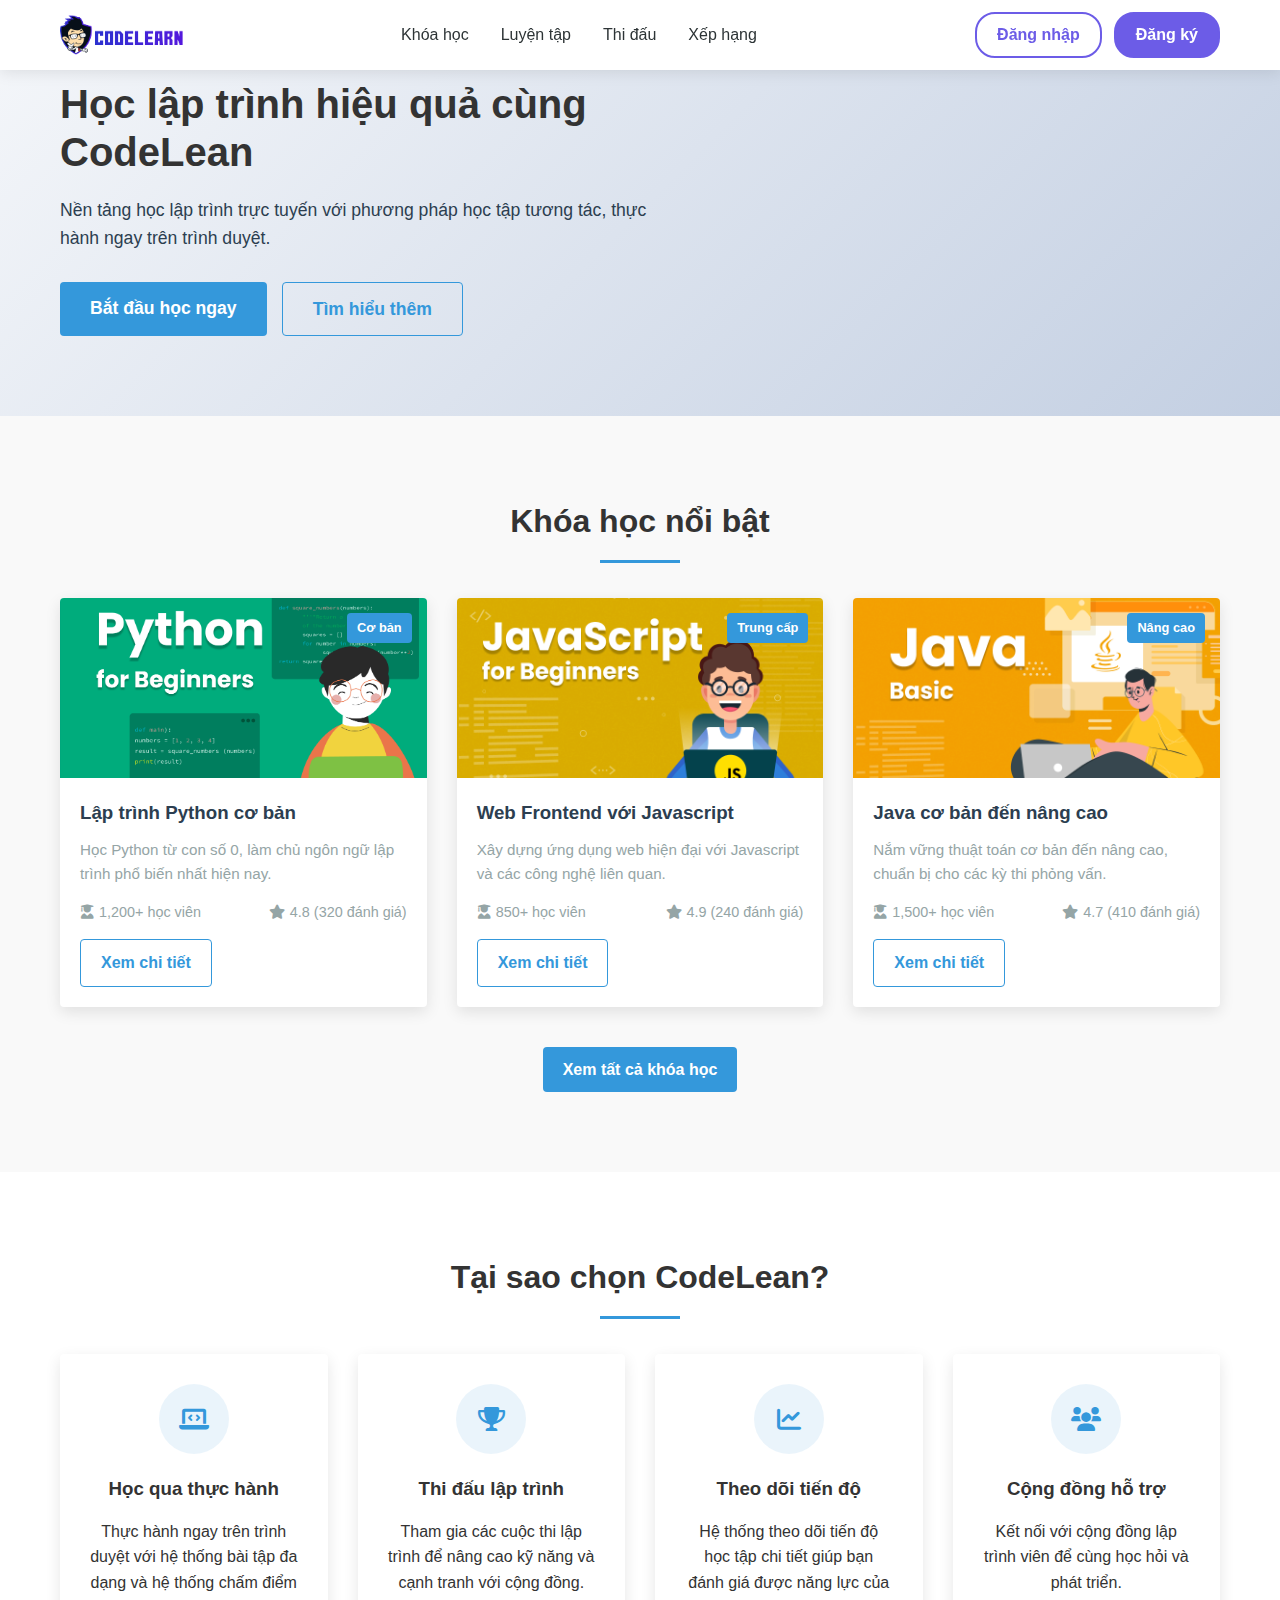
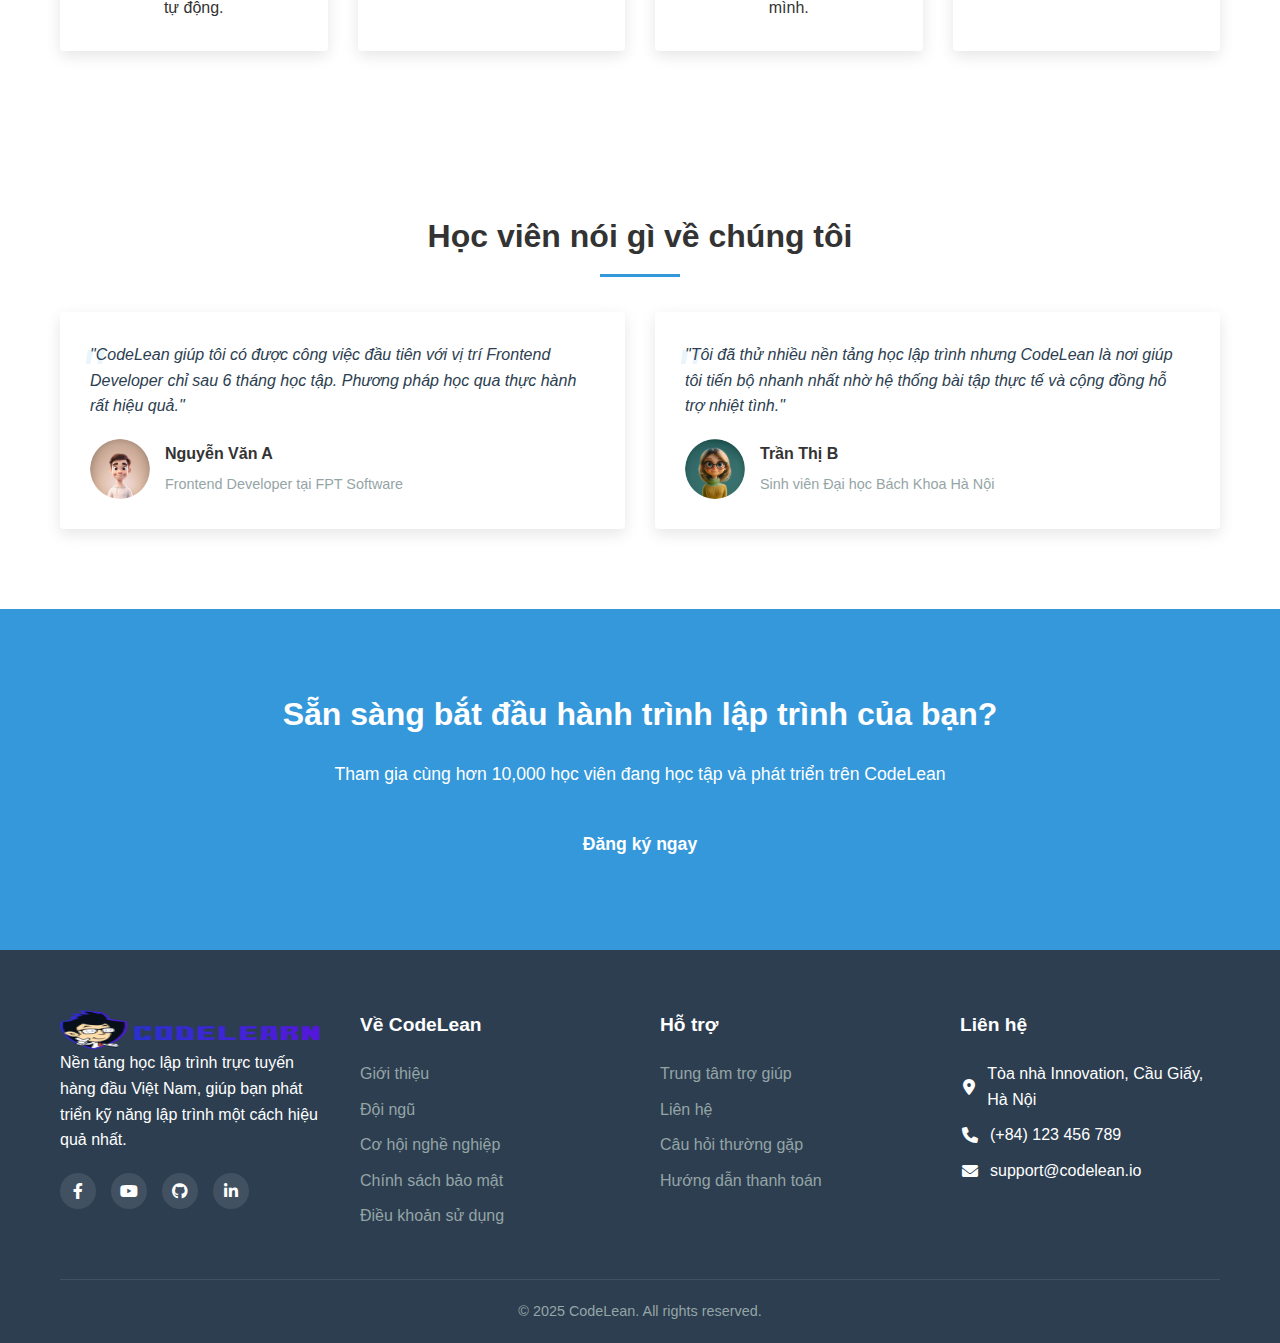
<file: profile.html>
<!DOCTYPE html>
<html lang="vi">
<head>
    <meta charset="UTF-8">
    <meta name="viewport" content="width=device-width, initial-scale=1.0">
    <title>Hồ sơ - CodeLean</title>
    <link rel="stylesheet" href="assets/css/styles.css">
    <link rel="stylesheet" href="assets/css/auth.css">
    <link rel="stylesheet" href="https://cdnjs.cloudflare.com/ajax/libs/font-awesome/6.0.0-beta3/css/all.min.css">
</head>
<body class="logged-in">
    <div id="header"></div>

    <main class="main-content">
        <div class="container">
            <div class="profile-page">
                <div class="profile-header">
                    <div class="profile-avatar">
                        <img src="assets/images/avatar-1.png" alt="Nguyễn Văn A">
                        <button class="edit-avatar"><i class="fas fa-camera"></i></button>
                    </div>
                    
                    <div class="profile-info">
                        <h1>Nguyễn Văn A</h1>
                        <p class="profile-title">Lập trình viên Frontend</p>
                        <p class="profile-location"><i class="fas fa-map-marker-alt"></i> Hà Nội, Việt Nam</p>
                        
                        <div class="profile-stats">
                            <div class="stat-item">
                                <div class="stat-value">124</div>
                                <div class="stat-label">Xếp hạng</div>
                            </div>
                            <div class="stat-item">
                                <div class="stat-value">1,250</div>
                                <div class="stat-label">Điểm</div>
                            </div>
                            <div class="stat-item">
                                <div class="stat-value">24</div>
                                <div class="stat-label">Bài tập</div>
                            </div>
                        </div>
                    </div>
                    
                    <div class="profile-actions">
                        <button class="btn btn-outline" href="settings.html"><i class="fas fa-cog"></i> Cài đặt</button>
                        <button class="btn btn-primary"><i class="fas fa-share-alt"></i> Chia sẻ</button>
                    </div>
                </div>
                
                <div class="profile-grid">
                    <div class="profile-main">
                        <div class="profile-section">
                            <div class="section-header">
                                <h2>Giới thiệu</h2>
                                <button class="btn-edit"><i class="fas fa-pencil-alt"></i> Chỉnh sửa</button>
                            </div>
                            
                            <div class="section-content">
                                <p>Xin chào! Tôi là Nguyễn Văn A, một lập trình viên Frontend với 2 năm kinh nghiệm làm việc với ReactJS và VueJS. Tôi đang học tập trên CodeLean để nâng cao kỹ năng lập trình của mình.</p>
                                
                                <div class="about-item">
                                    <i class="fas fa-briefcase"></i>
                                    <span>Lập trình viên tại <strong>FPT Software</strong></span>
                                </div>
                                
                                <div class="about-item">
                                    <i class="fas fa-graduation-cap"></i>
                                    <span>Tốt nghiệp <strong>Đại học Bách Khoa Hà Nội</strong></span>
                                </div>
                                
                                <div class="about-item">
                                    <i class="fas fa-calendar-alt"></i>
                                    <span>Tham gia <strong>15/03/2023</strong></span>
                                </div>
                            </div>
                        </div>
                        
                        <div class="profile-section">
                            <div class="section-header">
                                <h2>Hoạt động gần đây</h2>
                            </div>
                            
                            <div class="activity-list">
                                <div class="activity-item">
                                    <div class="activity-icon">
                                        <i class="fas fa-check-circle"></i>
                                    </div>
                                    <div class="activity-content">
                                        <p>Đã hoàn thành bài tập <a href="#">Đảo ngược chuỗi</a></p>
                                        <div class="activity-meta">Hôm nay, 14:30</div>
                                    </div>
                                </div>
                                
                                <div class="activity-item">
                                    <div class="activity-icon">
                                        <i class="fas fa-medal"></i>
                                    </div>
                                    <div class="activity-content">
                                        <p>Đạt được huy hiệu <strong>Người mới bắt đầu</strong></p>
                                        <div class="activity-meta">Hôm qua, 09:15</div>
                                    </div>
                                </div>
                                
                                <div class="activity-item">
                                    <div class="activity-icon">
                                        <i class="fas fa-book"></i>
                                    </div>
                                    <div class="activity-content">
                                        <p>Đã hoàn thành bài học <a href="#">Hàm trong Python</a></p>
                                        <div class="activity-meta">2 ngày trước</div>
                                    </div>
                                </div>
                                
                                <div class="activity-item">
                                    <div class="activity-icon">
                                        <i class="fas fa-trophy"></i>
                                    </div>
                                    <div class="activity-content">
                                        <p>Tham gia cuộc thi <a href="#">CodeBattle Mùa Hè</a></p>
                                        <div class="activity-meta">1 tuần trước</div>
                                    </div>
                                </div>
                                
                                <!-- More activities would go here -->
                            </div>
                        </div>
                        
                        <div class="profile-section">
                            <div class="section-header">
                                <h2>Khóa học của tôi</h2>
                                <a href="courses.html" class="btn-view-all">Xem tất cả</a>
                            </div>
                            
                            <div class="courses-grid">
                                <div class="course-card">
                                    <div class="course-progress">
                                        <div class="progress-bar" style="width: 65%"></div>
                                        <span>65% hoàn thành</span>
                                    </div>
                                    <div class="course-image">
                                        <img src="assets/images/python.png" alt="Lập trình Python cơ bản">
                                        <span class="course-level">Cơ bản</span>
                                    </div>
                                    <div class="course-content">
                                        <h3><a href="course-detail-1.html">Lập trình Python cơ bản</a></h3>
                                        <p class="course-description">Học Python từ con số 0, làm chủ ngôn ngữ lập trình phổ biến nhất hiện nay.</p>
                                        <div class="course-meta">
                                            <span><i class="fas fa-book-open"></i> 12/20 bài học</span>
                                            <span><i class="fas fa-clock"></i> 15h học</span>
                                        </div>
                                        <a href="course-detail-1.html" class="btn btn-primary">Tiếp tục học</a>
                                    </div>
                                </div>
                                
                                <div class="course-card">
                                    <div class="course-progress">
                                        <div class="progress-bar" style="width: 30%"></div>
                                        <span>30% hoàn thành</span>
                                    </div>
                                    <div class="course-image">
                                        <img src="assets/images/javascript.png" alt="Web Frontend với ReactJS">
                                        <span class="course-level">Trung cấp</span>
                                    </div>
                                    <div class="course-content">
                                        <h3><a href="#">Web Frontend với JavaScript</a></h3>
                                        <p class="course-description">Xây dựng ứng dụng web hiện đại với ReactJS, Redux và các công nghệ liên quan.</p>
                                        <div class="course-meta">
                                            <span><i class="fas fa-book-open"></i> 6/20 bài học</span>
                                            <span><i class="fas fa-clock"></i> 8h học</span>
                                        </div>
                                        <a href="#" class="btn btn-primary">Tiếp tục học</a>
                                    </div>
                                </div>
                            </div>
                        </div>
                    </div>
                    
                    <div class="profile-sidebar">
                        <div class="sidebar-card">
                            <h3>Kỹ năng</h3>
                            <div class="skills-list">
                                <div class="skill-item">
                                    <span>Python</span>
                                    <div class="skill-bar">
                                        <div class="skill-level" style="width: 70%"></div>
                                    </div>
                                </div>
                                
                                <div class="skill-item">
                                    <span>JavaScript</span>
                                    <div class="skill-bar">
                                        <div class="skill-level" style="width: 60%"></div>
                                    </div>
                                </div>
                                
                                <div class="skill-item">
                                    <span>HTML/CSS</span>
                                    <div class="skill-bar">
                                        <div class="skill-level" style="width: 80%"></div>
                                    </div>
                                </div>
                                
                                <div class="skill-item">
                                    <span>ReactJS</span>
                                    <div class="skill-bar">
                                        <div class="skill-level" style="width: 50%"></div>
                                    </div>
                                </div>
                                
                                <button class="btn-add-skill"><i class="fas fa-plus"></i> Thêm kỹ năng</button>
                            </div>
                        </div>
                        
                        <div class="sidebar-card">
                            <h3>Thành tích</h3>
                            <div class="badges-list">
                                <div class="badge-item">
                                    <div class="badge-icon gold">
                                        <i class="fas fa-medal"></i>
                                    </div>
                                    <div class="badge-info">
                                        <h4>Người mới bắt đầu</h4>
                                        <p>Hoàn thành 10 bài tập đầu tiên</p>
                                    </div>
                                </div>
                                
                                <div class="badge-item">
                                    <div class="badge-icon silver">
                                        <i class="fas fa-fire"></i>
                                    </div>
                                    <div class="badge-info">
                                        <h4>Chuỗi 7 ngày</h4>
                                        <p>Học liên tục trong 7 ngày</p>
                                    </div>
                                </div>
                                
                                <div class="badge-item">
                                    <div class="badge-icon bronze">
                                        <i class="fas fa-star"></i>
                                    </div>
                                    <div class="badge-info">
                                        <h4>Ngôi sao đang lên</h4>
                                        <p>Đạt top 50% bảng xếp hạng</p>
                                    </div>
                                </div>
                            </div>
                        </div>
                        
                        <div class="sidebar-card">
                            <h3>Liên kết</h3>
                            <div class="social-links">
                                <a href="#" class="social-link"><i class="fab fa-github"></i> GitHub</a>
                                <a href="#" class="social-link"><i class="fab fa-linkedin-in"></i> LinkedIn</a>
                                <a href="#" class="social-link"><i class="fab fa-twitter"></i> Twitter</a>
                                <a href="#" class="social-link"><i class="fas fa-globe"></i> Website</a>
                            </div>
                        </div>
                    </div>
                </div>
            </div>
        </div>
    </main>

    <div id="footer"></div>

    <script src="assets/js/main.js"></script>
    <script src="assets/js/profile.js"></script>
</body>
</html>
</file>
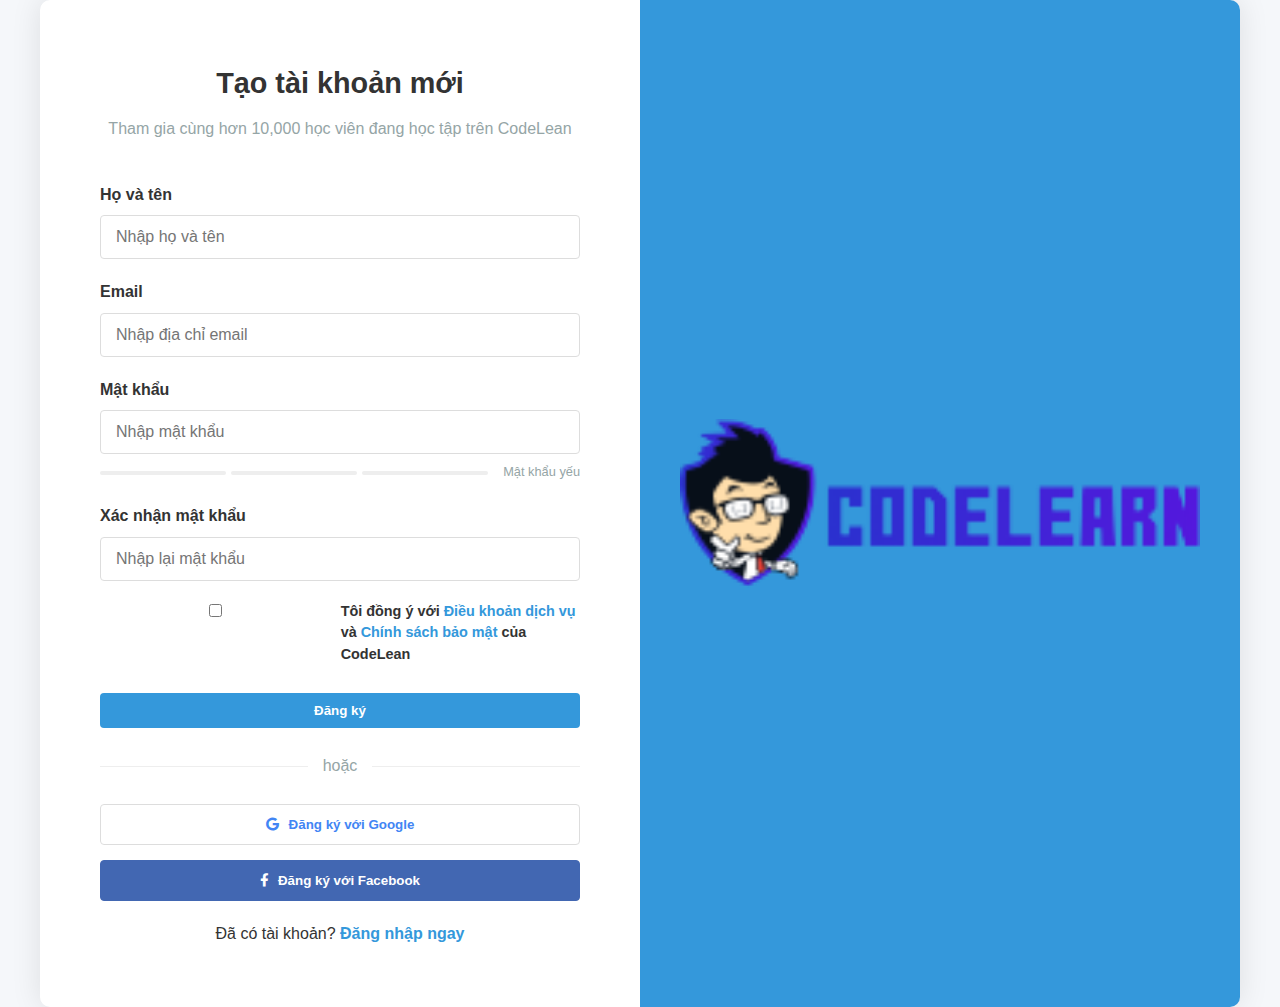
<file: register.html>
<!DOCTYPE html>
<html lang="vi">
<head>
    <meta charset="UTF-8">
    <meta name="viewport" content="width=device-width, initial-scale=1.0">
    <title>Đăng ký - CodeLean</title>
    <link rel="stylesheet" href="assets/css/styles.css">
    <link rel="stylesheet" href="assets/css/auth.css">
    <link rel="stylesheet" href="https://cdnjs.cloudflare.com/ajax/libs/font-awesome/6.0.0-beta3/css/all.min.css">
</head>
<body class="auth-page">
    <div class="auth-container">
        <div class="auth-card">
            <div class="auth-header">
                <!-- <a href="/index.html" class="logo"> -->
                    <!-- <img src="/assets/images/codelearn-logo.png" alt="CodeLean Logo" width="1000" height="1000"> -->
                    <!-- <span>CodeLean</span> -->
                <!-- </a> -->
                <h1>Tạo tài khoản mới</h1>
                <p>Tham gia cùng hơn 10,000 học viên đang học tập trên CodeLean</p>
            </div>
            
            <form class="auth-form" id="registerForm">
                <div class="form-group">
                    <label for="name">Họ và tên</label>
                    <input type="text" id="name" placeholder="Nhập họ và tên" required>
                </div>
                
                <div class="form-group">
                    <label for="email">Email</label>
                    <input type="email" id="email" placeholder="Nhập địa chỉ email" required>
                </div>
                
                <div class="form-group">
                    <label for="password">Mật khẩu</label>
                    <input type="password" id="password" placeholder="Nhập mật khẩu" required>
                    <div class="password-strength">
                        <span class="strength-bar"></span>
                        <span class="strength-bar"></span>
                        <span class="strength-bar"></span>
                        <span class="strength-text">Mật khẩu yếu</span>
                    </div>
                </div>
                
                <div class="form-group">
                    <label for="confirmPassword">Xác nhận mật khẩu</label>
                    <input type="password" id="confirmPassword" placeholder="Nhập lại mật khẩu" required>
                </div>
                
                <div class="form-group terms">
                    <input type="checkbox" id="terms" required>
                    <label for="terms">Tôi đồng ý với <a href="#">Điều khoản dịch vụ</a> và <a href="#">Chính sách bảo mật</a> của CodeLean</label>
                </div>
                
                <button type="submit" class="btn btn-primary btn-block">Đăng ký</button>
                
                <div class="auth-divider">
                    <span>hoặc</span>
                </div>
                
                <div class="social-login">
                    <button type="button" class="btn btn-google">
                        <i class="fab fa-google"></i> Đăng ký với Google
                    </button>
                    <button type="button" class="btn btn-facebook">
                        <i class="fab fa-facebook-f"></i> Đăng ký với Facebook
                    </button>
                </div>
                
                <div class="auth-footer">
                    <p>Đã có tài khoản? <a href="login.html">Đăng nhập ngay</a></p>
                </div>
            </form>
        </div>
        
        <div class="auth-image">
            <img src="assets/images/codelearn-logo.png" alt="Học lập trình">
        </div>
    </div>

    <script src="assets/js/auth.js"></script>
    <script src="assets/js/settings.js"></script>
</body>
</html>
</file>
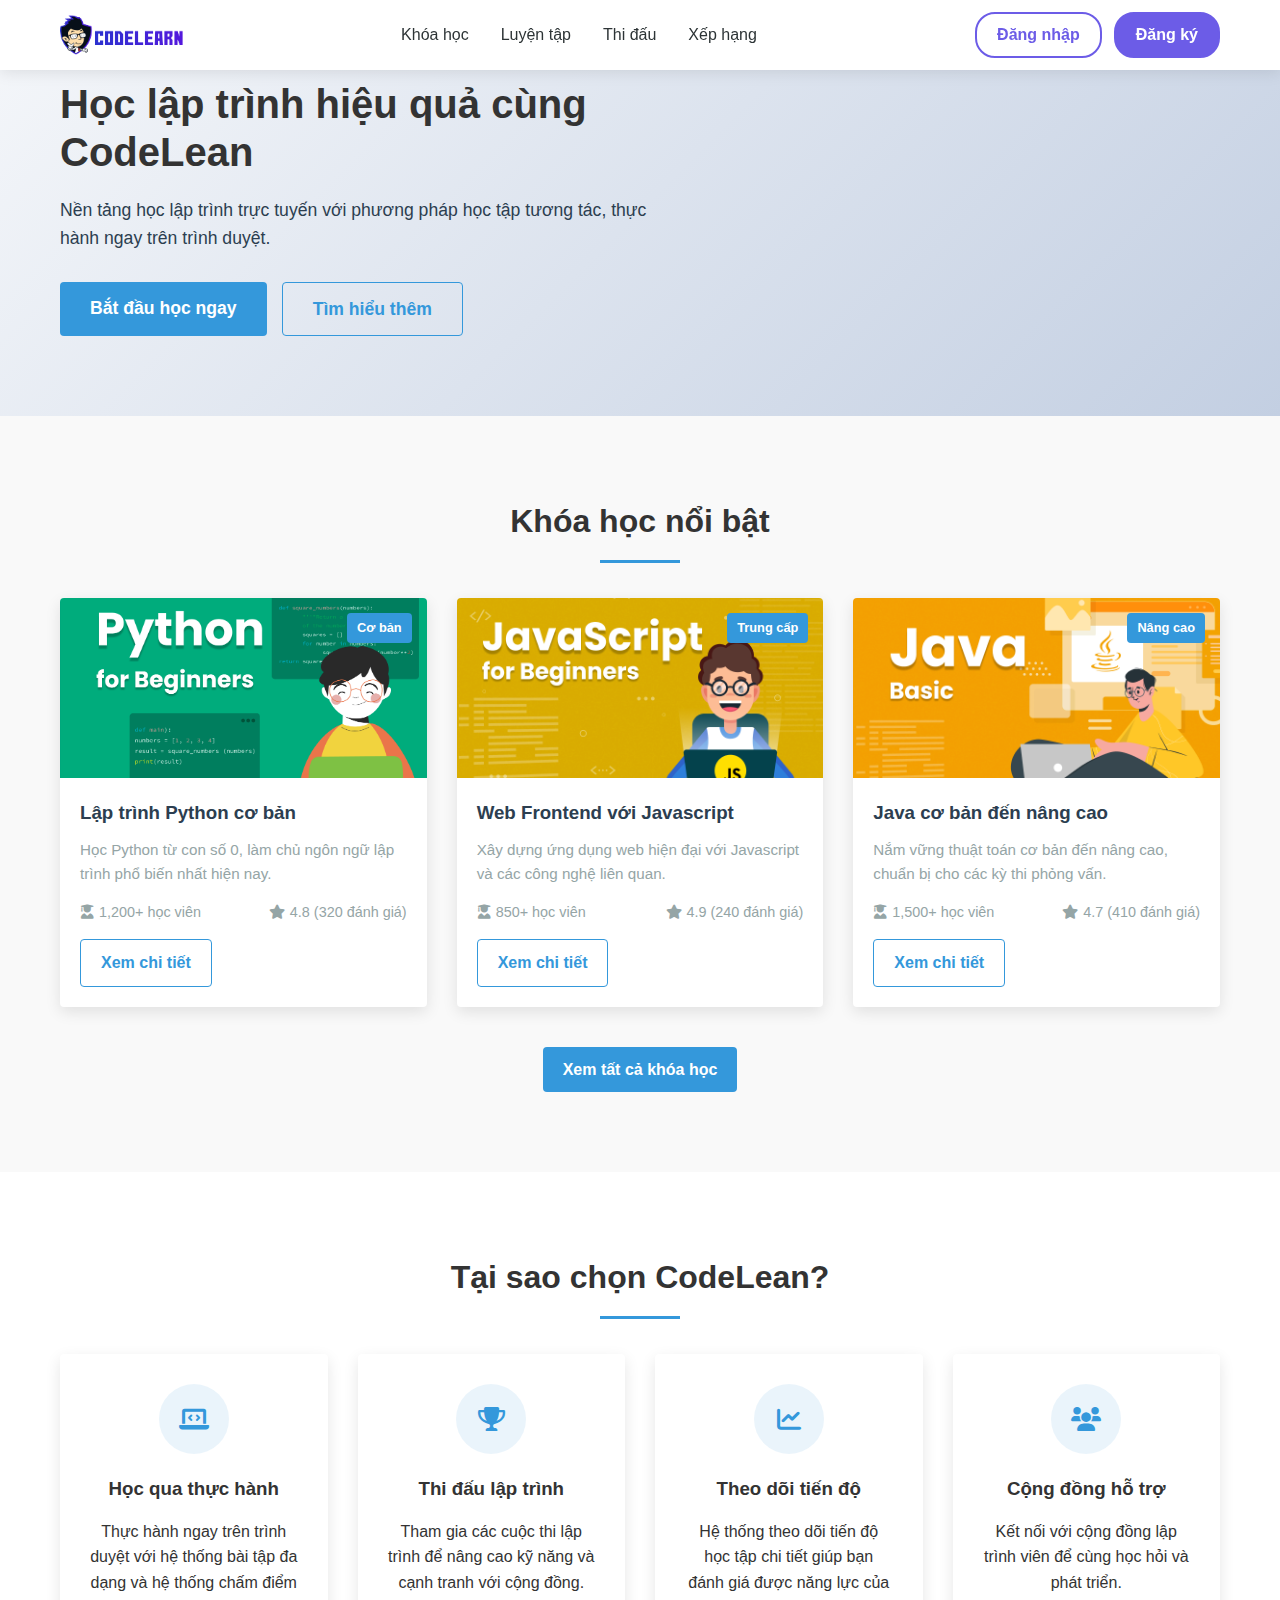
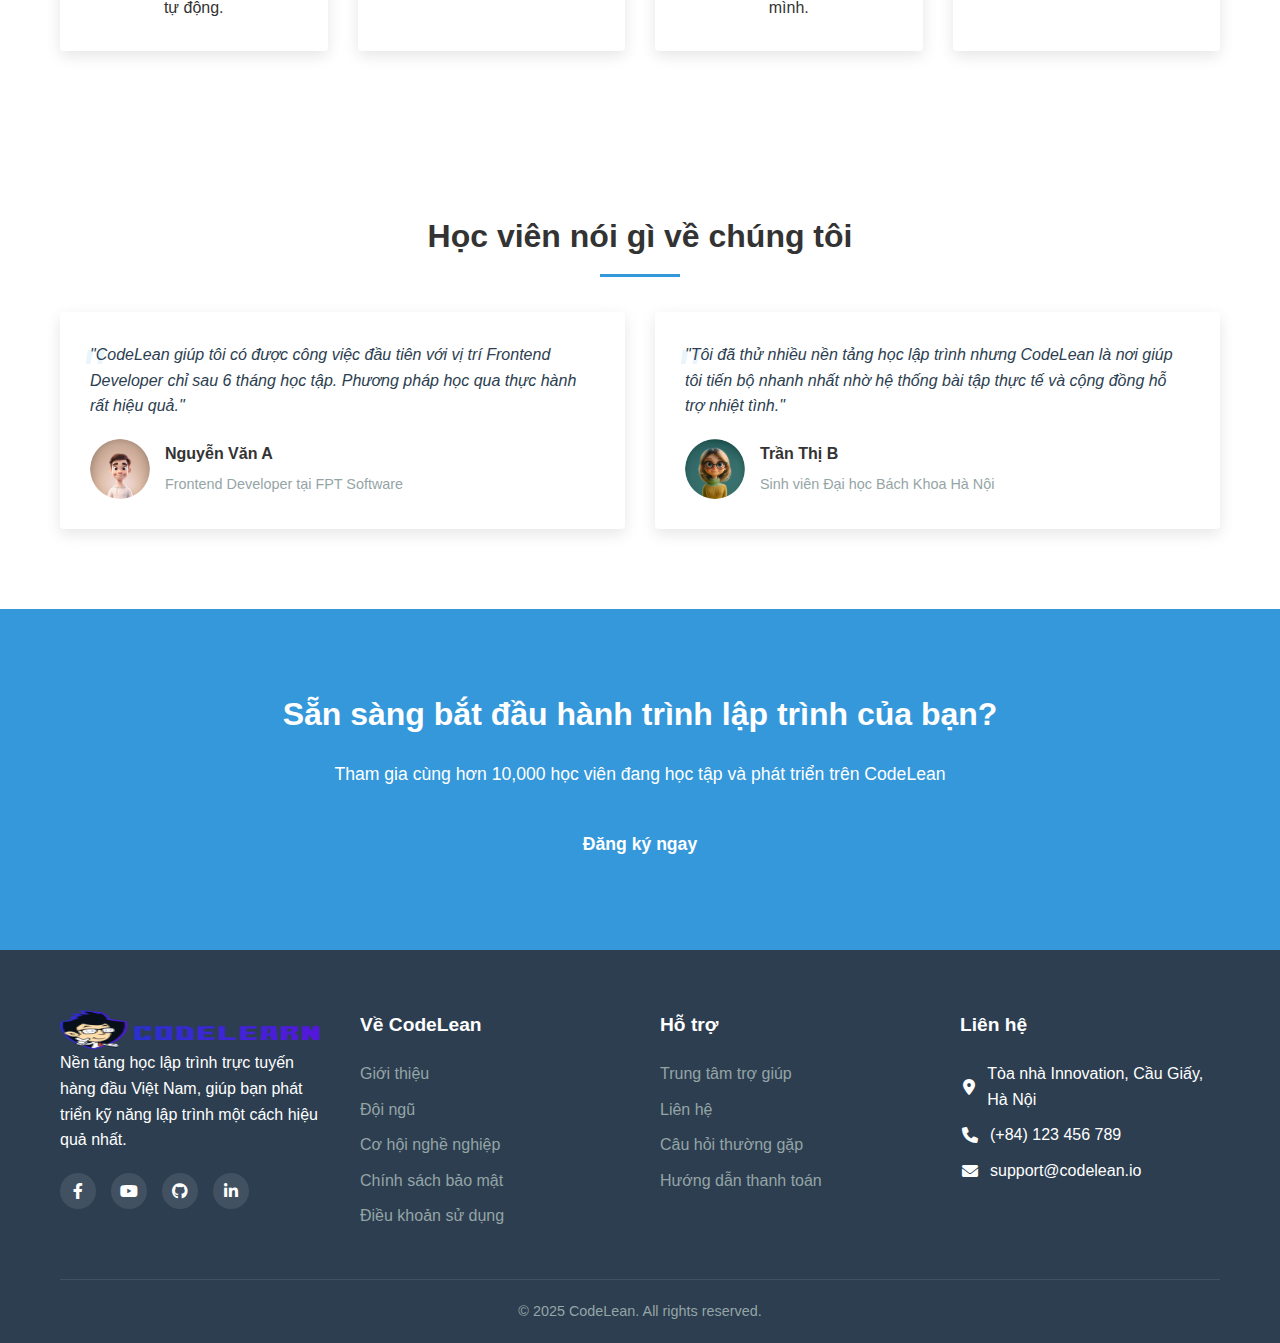
<file: settings.html>
<!DOCTYPE html>
<html lang="vi">
<head>
    <meta charset="UTF-8">
    <meta name="viewport" content="width=device-width, initial-scale=1.0">
    <title>Cài đặt - CodeLean</title>
    <link rel="stylesheet" href="assets/css/styles.css">
    <link rel="stylesheet" href="assets/css/auth.css">
    <link rel="stylesheet" href="https://cdnjs.cloudflare.com/ajax/libs/font-awesome/6.0.0-beta3/css/all.min.css">
</head>
<body class="logged-in">
    <div id="header"></div>

    <main class="main-content">
        <div class="container">
            <div class="settings-page">
                <div class="page-header">
                    <h1>Cài đặt tài khoản</h1>
                    <p>Quản lý thông tin cá nhân và cài đặt tài khoản của bạn</p>
                </div>
                
                <div class="settings-grid">
                    <div class="settings-sidebar">
                        <ul class="settings-menu">
                            <li class="active" data-tab="profile"><i class="fas fa-user"></i> Hồ sơ</li>
                            <li data-tab="account"><i class="fas fa-lock"></i> Tài khoản</li>
                            <li data-tab="notifications"><i class="fas fa-bell"></i> Thông báo</li>
                            <li data-tab="privacy"><i class="fas fa-shield-alt"></i> Bảo mật</li>
                            <li data-tab="billing"><i class="fas fa-credit-card"></i> Thanh toán</li>
                        </ul>
                    </div>
                    
                    <div class="settings-main">
                        <div class="settings-content active" id="profile">
                            <h2>Thông tin hồ sơ</h2>
                            <p class="section-description">Cập nhật thông tin cá nhân và ảnh đại diện của bạn.</p>
                            
                            <form class="settings-form">
                                <div class="form-group avatar-group">
                                    <label>Ảnh đại diện</label>
                                    <div class="avatar-upload">
                                        <div class="avatar-preview">
                                            <img src="assets/images/avatar-1.png" alt="Avatar" id="avatarPreview">
                                        </div>
                                        <div class="avatar-actions">
                                            <button type="button" class="btn btn-outline btn-small" id="changeAvatar">Thay đổi</button>
                                            <button type="button" class="btn btn-outline btn-small" id="removeAvatar">Xóa</button>
                                            <input type="file" id="avatarInput" accept="image/*" style="display: none;">
                                        </div>
                                    </div>
                                </div>
                                
                                <div class="form-group">
                                    <label for="fullName">Họ và tên</label>
                                    <input type="text" id="fullName" value="Nguyễn Văn A">
                                </div>
                                
                                <div class="form-group">
                                    <label for="username">Tên người dùng</label>
                                    <input type="text" id="username" value="nguyenvana">
                                </div>
                                
                                <div class="form-group">
                                    <label for="bio">Giới thiệu bản thân</label>
                                    <textarea id="bio" rows="3">Xin chào! Tôi là Nguyễn Văn A, một lập trình viên Frontend với 2 năm kinh nghiệm làm việc với ReactJS và VueJS.</textarea>
                                </div>
                                
                                <div class="form-group">
                                    <label for="location">Địa điểm</label>
                                    <input type="text" id="location" value="Hà Nội, Việt Nam">
                                </div>
                                
                                <div class="form-group">
                                    <label for="website">Website</label>
                                    <input type="url" id="website" value="https://nguyenvana.dev">
                                </div>
                                
                                <div class="form-actions">
                                    <button type="button" class="btn btn-outline">Hủy</button>
                                    <button type="submit" class="btn btn-primary">Lưu thay đổi</button>
                                </div>
                            </form>
                        </div>
                        
                        <div class="settings-content" id="account">
                            <h2>Cài đặt tài khoản</h2>
                            <p class="section-description">Quản lý thông tin đăng nhập và email của bạn.</p>
                            
                            <form class="settings-form">
                                <div class="form-group">
                                    <label for="currentEmail">Email hiện tại</label>
                                    <input type="email" id="currentEmail" value="nguyenvana@example.com" disabled>
                                </div>
                                
                                <div class="form-group">
                                    <label for="newEmail">Email mới</label>
                                    <input type="email" id="newEmail" placeholder="Nhập email mới">
                                </div>
                                
                                <div class="form-group">
                                    <label for="currentPassword">Mật khẩu hiện tại</label>
                                    <input type="password" id="currentPassword" placeholder="Nhập mật khẩu hiện tại">
                                </div>
                                
                                <div class="form-actions">
                                    <button type="button" class="btn btn-outline">Hủy</button>
                                    <button type="submit" class="btn btn-primary">Cập nhật email</button>
                                </div>
                            </form>
                            
                            <div class="password-section">
                                <h3>Thay đổi mật khẩu</h3>
                                
                                <form class="settings-form">
                                    <div class="form-group">
                                        <label for="oldPassword">Mật khẩu cũ</label>
                                        <input type="password" id="oldPassword" placeholder="Nhập mật khẩu cũ">
                                    </div>
                                    
                                    <div class="form-group">
                                        <label for="newPassword">Mật khẩu mới</label>
                                        <input type="password" id="newPassword" placeholder="Nhập mật khẩu mới">
                                    </div>
                                    
                                    <div class="form-group">
                                        <label for="confirmPassword">Xác nhận mật khẩu</label>
                                        <input type="password" id="confirmPassword" placeholder="Nhập lại mật khẩu mới">
                                    </div>
                                    
                                    <div class="form-actions">
                                        <button type="button" class="btn btn-outline">Hủy</button>
                                        <button type="submit" class="btn btn-primary">Thay đổi mật khẩu</button>
                                    </div>
                                </form>
                            </div>
                        </div>
                        
                        <div class="settings-content" id="notifications">
                            <h2>Cài đặt thông báo</h2>
                            <p class="section-description">Tùy chỉnh cách bạn nhận thông báo từ CodeLean.</p>
                            
                            <form class="settings-form">
                                <h3>Email thông báo</h3>
                                
                                <div class="form-group switch-group">
                                    <div>
                                        <label for="courseNotifications">Khóa học</label>
                                        <p>Nhận thông báo về tiến độ học tập và khóa học mới</p>
                                    </div>
                                    <label class="switch">
                                        <input type="checkbox" id="courseNotifications" checked>
                                        <span class="slider round"></span>
                                    </label>
                                </div>
                                
                                <div class="form-group switch-group">
                                    <div>
                                        <label for="practiceNotifications">Luyện tập</label>
                                        <p>Nhận thông báo về bài tập mới và nhắc nhở luyện tập</p>
                                    </div>
                                    <label class="switch">
                                        <input type="checkbox" id="practiceNotifications" checked>
                                        <span class="slider round"></span>
                                    </label>
                                </div>
                                
                                <div class="form-group switch-group">
                                    <div>
                                        <label for="competitionNotifications">Thi đấu</label>
                                        <p>Nhận thông báo về các cuộc thi sắp diễn ra và kết quả</p>
                                    </div>
                                    <label class="switch">
                                        <input type="checkbox" id="competitionNotifications">
                                        <span class="slider round"></span>
                                    </label>
                                </div>
                                
                                <div class="form-group switch-group">
                                    <div>
                                        <label for="newsletter">Bản tin</label>
                                        <p>Nhận bản tin hàng tuần với nội dung và tips lập trình</p>
                                    </div>
                                    <label class="switch">
                                        <input type="checkbox" id="newsletter" checked>
                                        <span class="slider round"></span>
                                    </label>
                                </div>
                                
                                <div class="form-actions">
                                    <button type="button" class="btn btn-outline">Hủy</button>
                                    <button type="submit" class="btn btn-primary">Lưu cài đặt</button>
                                </div>
                            </form>
                        </div>
                        
                        <!-- Other settings tabs would go here -->
                    </div>
                </div>
            </div>
        </div>
    </main>

    <div id="footer"></div>

    <script src="assets/js/main.js"></script>
    <script src="assets/js/settings.js"></script>
</body>
</html>
</file>
<file: assets/css/styles.css>
/* Global Styles */
:root {
  --primary-color: #3498db;
  --primary-dark: #2980b9;
  --secondary-color: #2ecc71;
  --dark-color: #2c3e50;
  --light-color: #ecf0f1;
  --danger-color: #e74c3c;
  --success-color: #2ecc71;
  --warning-color: #f39c12;
  --gray-color: #95a5a6;
  --white-color: #ffffff;
  --black-color: #333333;
  --border-radius: 4px;
  --box-shadow: 0 5px 15px rgba(0, 0, 0, 0.1);
  --transition: all 0.3s ease;
}

* {
  margin: 0;
  padding: 0;
  box-sizing: border-box;
}

body {
  font-family: 'Segoe UI', Tahoma, Geneva, Verdana, sans-serif;
  line-height: 1.6;
  color: var(--black-color);
  background-color: var(--white-color);
}

a {
  text-decoration: none;
  color: var(--primary-color);
  transition: var(--transition);
}

a:hover {
  color: var(--primary-dark);
}

img {
  width: 100%;
  display: block;
}

ul {
  list-style: none;
}

.container {
  max-width: 1200px;
  margin: 0 auto;
  padding: 0 20px;
}

.text-center {
  text-align: center;
}

/* Buttons */
.btn {
  display: inline-block;
  padding: 10px 20px;
  border-radius: var(--border-radius);
  font-weight: 600;
  cursor: pointer;
  transition: var(--transition);
  text-align: center;
  border: none;
}

.btn-primary {
  background-color: var(--primary-color);
  color: var(--white-color);
}

.btn-primary:hover {
  background-color: var(--primary-dark);
  color: var(--white-color);
  transform: translateY(-2px);
}

.btn-outline {
  background-color: transparent;
  border: 1px solid var(--primary-color);
  color: var(--primary-color);
}

.btn-outline:hover {
  background-color: var(--primary-color);
  color: var(--white-color);
}

.btn-login {
  background-color: transparent;
  color: var(--primary-color);
}

.btn-login:hover {
  color: var(--primary-dark);
}

.btn-large {
  padding: 12px 30px;
  font-size: 1.1rem;
}

.btn-small {
  padding: 8px 16px;
  font-size: 0.9rem;
}

/* Header & Navigation */
.site-header {
  background: var(--white-color);
  box-shadow: 0 2px 15px rgba(0, 0, 0, 0.1);
  height: 70px;
  position: fixed; /* Thay từ sticky thành fixed */
  top: 0;
  left: 0; /* Đảm bảo kéo dài toàn màn hình */
  width: 100%; /* Chiếm toàn bộ chiều rộng */
  z-index: 1000;
}

main {
  margin-top: 70px; /* Bằng chiều cao của header */
}

.header-container {
  display: flex;
  align-items: center;
  justify-content: space-between;
  max-width: 1200px;
  margin: 0 auto;
  padding: 0 20px;
  height: 100%;
}

.logo {
  display: flex;
  align-items: center;
  gap: 10px;
  font-size: 1.5rem;
  font-weight: 700;
  color: #2d3436;
}

.logo img {
  height: 40px;
}

.nav-menu {
  flex-grow: 1;
  display: flex;
  justify-content: center;
}

.nav-list {
  display: flex;
  gap: 2rem;
  margin: 0;
  padding: 0;
}

.nav-list a {
  color: #2d3436;
  font-weight: 500;
  padding: 8px 0;
  position: relative;
  transition: color 0.3s ease;
}

.nav-list a:hover {
  color: #6c5ce7;
}

.nav-list a.active {
  color: #6c5ce7; /* Màu nổi bật khi active */
  font-weight: 600; /* Đậm hơn */
}

.nav-list a.active::after {
  width: 100%; /* Gạch chân luôn hiển thị khi active */
}

.nav-list a::after {
  content: '';
  position: absolute;
  bottom: 0;
  left: 0;
  width: 0;
  height: 2px;
  background: #6c5ce7;
  transition: width 0.3s ease;
}

.nav-list a:hover::after {
  width: 100%;
}

/* Account Section */
.account-section {
  margin-left: auto;
  display: flex;
  align-items: center;
  gap: 10px;
}

.guest-view {
  display: flex;
  gap: 12px;
  align-items: center;
}

.btn-login,
.btn-register {
  padding: 8px 20px;
  border-radius: 20px;
  font-weight: 600;
  transition: var(--transition);
  text-align: center;
  white-space: nowrap;
  min-width: 90px;
  font-size: 1rem;
}

.btn-login {
  color: #6c5ce7;
  border: 2px solid #6c5ce7;
  background: transparent;
}

.btn-login:hover {
  background: rgba(108, 92, 231, 0.1);
}

.btn-register {
  color: var(--white-color);
  background: #6c5ce7;
  border: 2px solid #6c5ce7;
}

.btn-register:hover {
  background: #5649c0;
  border-color: #5649c0;
  transform: translateY(-2px);
  box-shadow: 0 4px 8px rgba(108, 92, 231, 0.2);
}

.user-view {
  display: none;
}

.user-dropdown {
  display: flex;
  align-items: center;
  gap: 8px;
  position: relative;
  cursor: pointer;
}

.user-avatar {
  width: 40px;
  height: 40px;
  border-radius: 50%;
  object-fit: cover;
  border: 2px solid #f1f1f1;
}

.username {
  font-weight: 500;
}

.dropdown-menu {
  position: absolute;
  top: 100%;
  right: 0;
  background: var(--white-color);
  min-width: 200px;
  box-shadow: var(--box-shadow);
  border-radius: 8px;
  padding: 10px 0;
  opacity: 0;
  visibility: hidden;
  transition: var(--transition);
  z-index: 100;
}

.user-dropdown:hover .dropdown-menu {
  opacity: 1;
  visibility: visible;
}

.dropdown-menu li a {
  display: flex;
  align-items: center;
  gap: 10px;
  padding: 8px 20px;
  color: #2d3436;
  transition: all 0.2s ease;
}

.dropdown-menu li a:hover {
  background: #f8f9fa;
  color: #6c5ce7;
}

.dropdown-menu .divider {
  height: 1px;
  background: #eee;
  margin: 8px 0;
}

body.logged-in .guest-view {
  display: none;
}

body.logged-in .user-view {
  display: block;
}

/* Hamburger */
.hamburger {
  display: none;
  cursor: pointer;
}

.bar {
  display: block;
  width: 25px;
  height: 3px;
  margin: 5px auto;
  background-color: var(--dark-color);
  transition: var(--transition);
}

.hamburger.active .bar:nth-child(2) {
  opacity: 0;
}

.hamburger.active .bar:nth-child(1) {
  transform: translateY(8px) rotate(45deg);
}

.hamburger.active .bar:nth-child(3) {
  transform: translateY(-8px) rotate(-45deg);
}

/* Hero Section */
.hero {
  padding: 80px 0;
  background: linear-gradient(135deg, #f5f7fa 0%, #c3cfe2 100%);
}

.hero-content {
  max-width: 600px;
}

.hero-content h1 {
  font-size: 2.5rem;
  margin-bottom: 20px;
  line-height: 1.2;
}

.hero-content p {
  font-size: 1.1rem;
  margin-bottom: 30px;
  color: var(--dark-color);
}

.hero-buttons {
  display: flex;
  gap: 15px;
}

.hero-image {
  max-width: 500px;
}

/* Features Section */
.features {
  padding: 80px 0;
}

.section-title {
  text-align: center;
  font-size: 2rem;
  margin-bottom: 50px;
  position: relative;
}

.section-title::after {
  content: '';
  position: absolute;
  bottom: -15px;
  left: 50%;
  transform: translateX(-50%);
  width: 80px;
  height: 3px;
  background-color: var(--primary-color);
}

.features-grid {
  display: grid;
  grid-template-columns: repeat(auto-fit, minmax(250px, 1fr));
  gap: 30px;
}

.feature-card {
  background-color: var(--white-color);
  padding: 30px;
  border-radius: var(--border-radius);
  box-shadow: var(--box-shadow);
  text-align: center;
  transition: var(--transition);
}

.feature-card:hover {
  transform: translateY(-5px);
}

.feature-icon {
  width: 70px;
  height: 70px;
  background-color: rgba(52, 152, 219, 0.1);
  border-radius: 50%;
  display: flex;
  align-items: center;
  justify-content: center;
  margin: 0 auto 20px;
  color: var(--primary-color);
  font-size: 1.5rem;
}

.feature-card h3 {
  margin-bottom: 15px;
}

/* Courses Section */
.popular-courses {
  padding: 80px 0;
  background-color: #f9f9f9;
}

.courses-grid {
  display: grid;
  grid-template-columns: repeat(auto-fit, minmax(300px, 1fr));
  gap: 30px;
  margin-bottom: 40px;
}

.course-card {
  background-color: var(--white-color);
  border-radius: var(--border-radius);
  overflow: hidden;
  box-shadow: var(--box-shadow);
  transition: var(--transition);
}

.course-card:hover {
  transform: translateY(-5px);
  box-shadow: 0 10px 20px rgba(0, 0, 0, 0.1);
}

.course-image {
  position: relative;
  height: 180px;
  overflow: hidden;
}

.course-image img {
  height: 100%;
  object-fit: cover;
  transition: var(--transition);
}

.course-card:hover .course-image img {
  transform: scale(1.05);
}

.course-level {
  position: absolute;
  top: 15px;
  right: 15px;
  background-color: var(--primary-color);
  color: var(--white-color);
  padding: 5px 10px;
  border-radius: var(--border-radius);
  font-size: 0.8rem;
  font-weight: 600;
}

.course-content {
  padding: 20px;
}

.course-content h3 {
  margin-bottom: 10px;
}

.course-content h3 a {
  color: var(--dark-color);
}

.course-description {
  color: var(--gray-color);
  margin-bottom: 15px;
  font-size: 0.95rem;
}

.course-meta {
  display: flex;
  justify-content: space-between;
  margin-bottom: 15px;
  font-size: 0.9rem;
  color: var(--gray-color);
}

.course-meta span {
  display: flex;
  align-items: center;
}

.course-meta i {
  margin-right: 5px;
}

/* Testimonials Section */
.testimonials {
  padding: 80px 0;
}

.testimonials-slider {
  display: grid;
  grid-template-columns: repeat(auto-fit, minmax(300px, 1fr));
  gap: 30px;
}

.testimonial-card {
  background-color: var(--white-color);
  padding: 30px;
  border-radius: var(--border-radius);
  box-shadow: var(--box-shadow);
}

.testimonial-content {
  font-style: italic;
  margin-bottom: 20px;
  color: var(--dark-color);
  position: relative;
}

.testimonial-content::before {
  content: '"';
  font-size: 4rem;
  color: rgba(52, 152, 219, 0.1);
  position: absolute;
  top: -20px;
  left: -10px;
  z-index: 0;
}

.testimonial-author {
  display: flex;
  align-items: center;
}

.testimonial-author img {
  width: 60px;
  height: 60px;
  border-radius: 50%;
  object-fit: cover;
  margin-right: 15px;
}

.testimonial-author h4 {
  margin-bottom: 5px;
}

.testimonial-author span {
  font-size: 0.9rem;
  color: var(--gray-color);
}

/* CTA Section */
.cta {
  padding: 80px 0;
  background-color: var(--primary-color);
  color: var(--white-color);
  text-align: center;
}

.cta h2 {
  font-size: 2rem;
  margin-bottom: 20px;
}

.cta p {
  font-size: 1.1rem;
  margin-bottom: 30px;
  max-width: 700px;
  margin-left: auto;
  margin-right: auto;
}

/* Footer */
.footer {
  background-color: var(--dark-color);
  color: var(--white-color);
  padding: 60px 0 20px;
}

.footer-grid {
  display: grid;
  grid-template-columns: repeat(auto-fit, minmax(200px, 1fr));
  gap: 40px;
  margin-bottom: 40px;
}

.footer-col h3 {
  margin-bottom: 20px;
  font-size: 1.2rem;
}

.footer-col ul li {
  margin-bottom: 10px;
}

.footer-col ul li a {
  color: var(--gray-color);
}

.footer-col ul li a:hover {
  color: var(--white-color);
}

.contact-info li {
  margin-bottom: 15px;
  display: flex;
  align-items: center;
}

.contact-info i {
  margin-right: 10px;
  width: 20px;
  text-align: center;
}

.social-links {
  display: flex;
  gap: 15px;
  margin-top: 20px;
}

.social-links a {
  display: flex;
  align-items: center;
  justify-content: center;
  width: 36px;
  height: 36px;
  background-color: rgba(255, 255, 255, 0.1);
  border-radius: 50%;
  color: var(--white-color);
  transition: var(--transition);
}

.social-links a:hover {
  background-color: var(--primary-color);
  transform: translateY(-3px);
}

.footer-bottom {
  text-align: center;
  padding-top: 20px;
  border-top: 1px solid rgba(255, 255, 255, 0.1);
  font-size: 0.9rem;
  color: var(--gray-color);
}

/* Dashboard Styles */
.dashboard {
  padding: 40px 0;
}

.dashboard-header h1 {
  font-size: 2rem;
  margin-bottom: 10px;
}

.dashboard-header p {
  color: var(--gray-color);
  margin-bottom: 30px;
}

.dashboard-grid {
  display: grid;
  grid-template-columns: 2fr 1fr;
  gap: 30px;
}

.section-header {
  display: flex;
  justify-content: space-between;
  align-items: center;
  margin-bottom: 20px;
}

.section-header h2 {
  font-size: 1.5rem;
}

.course-progress {
  height: 5px;
  background-color: var(--light-color);
  border-radius: 5px;
  margin-bottom: 15px;
  position: relative;
}

.progress-bar {
  height: 100%;
  background-color: var(--primary-color);
  border-radius: 5px;
}

.course-progress span {
  position: absolute;
  right: 0;
  top: -25px;
  font-size: 0.8rem;
  color: var(--gray-color);
}

.events-grid {
  display: grid;
  gap: 20px;
}

.event-card {
  display: flex;
  background-color: var(--white-color);
  border-radius: var(--border-radius);
  box-shadow: var(--box-shadow);
  overflow: hidden;
}

.event-date {
  background-color: var(--primary-color);
  color: var(--white-color);
  padding: 15px;
  display: flex;
  flex-direction: column;
  align-items: center;
  justify-content: center;
  min-width: 80px;
}

.event-date .day {
  font-size: 1.8rem;
  font-weight: 700;
  line-height: 1;
}

.event-date .month {
  font-size: 0.9rem;
  text-transform: uppercase;
}

.event-content {
  padding: 20px;
  flex: 1;
}

.event-content h3 {
  margin-bottom: 10px;
}

.event-description {
  color: var(--gray-color);
  margin-bottom: 15px;
  font-size: 0.95rem;
}

.event-meta {
  display: flex;
  gap: 20px;
  margin-bottom: 15px;
  font-size: 0.9rem;
  color: var(--gray-color);
}

.event-meta i {
  margin-right: 5px;
}

.stats-card {
  background-color: var(--white-color);
  border-radius: var(--border-radius);
  box-shadow: var(--box-shadow);
  padding: 20px;
  margin-bottom: 20px;
  display: flex;
  align-items: center;
}

.stats-icon {
  width: 50px;
  height: 50px;
  background-color: rgba(52, 152, 219, 0.1);
  border-radius: 50%;
  display: flex;
  align-items: center;
  justify-content: center;
  margin-right: 15px;
  color: var(--primary-color);
  font-size: 1.2rem;
}

.stats-content h3 {
  font-size: 1rem;
  margin-bottom: 5px;
}

.stats-value {
  font-size: 1.5rem;
  font-weight: 700;
  margin-bottom: 5px;
}

.stats-link {
  font-size: 0.85rem;
  color: var(--primary-color);
}

.recommended-courses {
  background-color: var(--white-color);
  border-radius: var(--border-radius);
  box-shadow: var(--box-shadow);
  padding: 20px;
}

.recommended-courses h3 {
  margin-bottom: 15px;
  font-size: 1.2rem;
}

.recommended-course {
  display: flex;
  margin-bottom: 15px;
  padding-bottom: 15px;
  border-bottom: 1px solid var(--light-color);
}

.recommended-course:last-child {
  margin-bottom: 0;
  padding-bottom: 0;
  border-bottom: none;
}

.recommended-course .course-image {
  width: 80px;
  height: 60px;
  border-radius: var(--border-radius);
  overflow: hidden;
  margin-right: 15px;
}

.recommended-course .course-image img {
  height: 100%;
  object-fit: cover;
}

.recommended-course .course-content h4 {
  font-size: 0.95rem;
  margin-bottom: 5px;
}

.recommended-course .course-meta {
  font-size: 0.8rem;
  color: var(--gray-color);
}

.recommended-course .course-meta span {
  margin-right: 10px;
}

/* Responsive Styles */
@media (max-width: 1200px) {
  .container {
    max-width: 960px;
  }
  .nav-list {
    gap: 1.5rem;
  }
}

@media (max-width: 992px) {
  .container {
    max-width: 720px;
  }
  .nav-list {
    gap: 1rem;
  }
  .dashboard-grid {
    grid-template-columns: 1fr;
  }
  .dashboard-sidebar {
    order: -1;
  }
}

@media (max-width: 768px) {
  .site-header {
    height: 60px; /* Giảm chiều cao trên mobile */
  }
  
  .hamburger {
    display: block;
  }

  .nav-menu {
    position: fixed;
    left: -100%;
    top: 70px;
    width: 100%;
    background-color: var(--white-color);
    padding: 20px 0;
    box-shadow: 0 10px 20px rgba(0, 0, 0, 0.1);
    transition: var(--transition);
    z-index: 999;
  }

  .nav-menu.active {
    left: 0;
  }

  .nav-list {
    flex-direction: column;
    align-items: center;
    gap: 1rem;
  }

  .nav-list a::after {
    display: none;
  }

  .header-container {
    padding: 0 15px;
  }

  main {
    margin-top: 60px; /* Điều chỉnh margin trên mobile */
  }

  .guest-view {
    gap: 8px;
  }

  .btn-login,
  .btn-register {
    padding: 6px 15px;
    min-width: 80px;
    font-size: 0.9rem;
  }

  .hero {
    padding: 60px 0;
    text-align: center;
  }

  .hero-buttons {
    flex-direction: column;
    gap: 10px;
  }

  .hero-image {
    display: none;
  }

  .features-grid {
    grid-template-columns: 1fr;
  }

  .courses-grid {
    grid-template-columns: 1fr;
  }

  .testimonials-slider {
    grid-template-columns: 1fr;
  }
}

@media (max-width: 576px) {
  .site-header {
    height: 60px;
  }

  main {
    margin-top: 60px;
  }
  
  .container {
    max-width: 540px;
    padding: 0 10px;
  }

  .site-header {
    height: 60px;
  }

  .logo {
    font-size: 1.2rem;
  }

  .logo img {
    height: 30px;
  }

  .btn-login,
  .btn-register {
    padding: 5px 12px;
    min-width: 70px;
    font-size: 0.85rem;
  }

  .hero-content h1 {
    font-size: 2rem;
  }

  .course-image {
    height: 150px;
  }

  .course-content {
    padding: 15px;
  }

  .testimonial-card {
    padding: 20px;
  }

  .testimonial-author img {
    width: 50px;
    height: 50px;
  }
}

@media (max-width: 375px) {
  .btn-login,
  .btn-register {
    padding: 5px 10px;
    min-width: 60px;
    font-size: 0.8rem;
  }

  .section-title {
    font-size: 1.5rem;
  }

  .dashboard-header h1 {
    font-size: 1.5rem;
  }
}

@media (max-width: 320px) {
  .guest-view {
    flex-direction: column;
    gap: 6px;
    width: 100%;
  }

  .btn-login,
  .btn-register {
    width: 100%;
    padding: 8px;
    min-width: unset;
    font-size: 0.9rem;
    min-height: 36px;
  }

  .account-section {
    gap: 5px;
  }
}
</file>
<file: assets/css/auth.css>
/* Auth Pages */
.auth-page {
    background-color: #f5f7fa;
    min-height: 100vh;
    display: flex;
    align-items: center;
}

.auth-container {
    display: grid;
    grid-template-columns: 1fr 1fr;
    max-width: 1200px;
    margin: 0 auto;
    background-color: var(--white-color);
    box-shadow: 0 0 30px rgba(0, 0, 0, 0.1);
    border-radius: 10px;
    overflow: hidden;
}

.auth-card {
    padding: 60px;
}

.auth-header {
    text-align: center;
    margin-bottom: 40px;
}

.auth-header .logo {
    display: inline-flex;
    align-items: center;
    margin-bottom: 20px;
}

.auth-header .logo img {
    width: 40px;
    margin-right: 10px;
}

.auth-header .logo span {
    font-size: 1.5rem;
    font-weight: 700;
    color: var(--dark-color);
}

.auth-header h1 {
    font-size: 1.8rem;
    margin-bottom: 10px;
}

.auth-header p {
    color: var(--gray-color);
}

.auth-form .form-group {
    margin-bottom: 20px;
}

.auth-form label {
    display: block;
    margin-bottom: 8px;
    font-weight: 600;
}

.auth-form input {
    width: 100%;
    padding: 12px 15px;
    border: 1px solid #ddd;
    border-radius: var(--border-radius);
    font-size: 1rem;
    transition: var(--transition);
}

.auth-form input:focus {
    border-color: var(--primary-color);
    outline: none;
    box-shadow: 0 0 0 3px rgba(52, 152, 219, 0.2);
}

.forgot-password {
    display: inline-block;
    margin-top: 8px;
    font-size: 0.9rem;
    color: var(--primary-color);
}

.remember-me {
    display: flex;
    align-items: center;
    margin-bottom: 20px;
}

.remember-me input {
    width: auto;
    margin-right: 10px;
}

.auth-divider {
    position: relative;
    margin: 25px 0;
    text-align: center;
}

.auth-divider::before {
    content: '';
    position: absolute;
    top: 50%;
    left: 0;
    right: 0;
    height: 1px;
    background-color: #eee;
    z-index: 1;
}

.auth-divider span {
    position: relative;
    display: inline-block;
    padding: 0 15px;
    background-color: var(--white-color);
    z-index: 2;
    color: var(--gray-color);
}

.social-login {
    display: flex;
    flex-direction: column;
    gap: 15px;
    margin-bottom: 20px;
}

.btn-google, .btn-facebook {
    width: 100%;
    display: flex;
    align-items: center;
    justify-content: center;
    gap: 10px;
    padding: 12px;
    border-radius: var(--border-radius);
    font-weight: 600;
    transition: var(--transition);
}

.btn-google {
    background-color: #fff;
    color: #4285F4;
    border: 1px solid #ddd;
}

.btn-google:hover {
    background-color: #f9f9f9;
}

.btn-facebook {
    background-color: #4267B2;
    color: #fff;
    border: 1px solid #4267B2;
}

.btn-facebook:hover {
    background-color: #3b5998;
}

.auth-footer {
    text-align: center;
    margin-top: 20px;
}

.auth-footer a {
    color: var(--primary-color);
    font-weight: 600;
}

.auth-image {
    background-color: var(--primary-color);
    display: flex;
    align-items: center;
    justify-content: center;
    padding: 40px;
}

.auth-image img {
    max-width: 100%;
    height: auto;
    border-radius: 5px;
}

.password-strength {
    display: flex;
    align-items: center;
    gap: 5px;
    margin-top: 8px;
}

.strength-bar {
    height: 4px;
    flex: 1;
    background-color: #eee;
    border-radius: 2px;
}

.strength-text {
    font-size: 0.8rem;
    color: var(--gray-color);
    margin-left: 10px;
}

.terms {
    display: flex;
    align-items: flex-start;
    margin-bottom: 20px;
}

.terms input {
    margin-right: 10px;
    margin-top: 3px;
}

.terms label {
    font-size: 0.9rem;
    font-weight: normal;
    line-height: 1.5;
}

.terms a {
    color: var(--primary-color);
}

/* Course Detail Page */
.course-detail {
    padding: 40px 0;
}

.breadcrumb {
    display: flex;
    align-items: center;
    gap: 8px;
    margin-bottom: 20px;
    font-size: 0.9rem;
    color: var(--gray-color);
}

.breadcrumb a {
    color: var(--gray-color);
}

.breadcrumb a:hover {
    color: var(--primary-color);
}

.course-header h1 {
    font-size: 2rem;
    margin-bottom: 15px;
}

.course-meta {
    display: flex;
    flex-wrap: wrap;
    gap: 15px;
    margin-bottom: 30px;
    font-size: 0.9rem;
    color: var(--gray-color);
}

.badge {
    display: inline-block;
    padding: 5px 10px;
    border-radius: var(--border-radius);
    font-size: 0.8rem;
    font-weight: 600;
}

.badge-level {
    background-color: rgba(52, 152, 219, 0.1);
    color: var(--primary-color);
}

.course-content-grid {
    display: grid;
    grid-template-columns: 2fr 1fr;
    gap: 30px;
}

.course-main {
    background-color: var(--white-color);
    border-radius: var(--border-radius);
    box-shadow: var(--box-shadow);
    overflow: hidden;
}

.course-video {
    position: relative;
    height: 450px;
    background-color: #000;
}

.video-placeholder {
    position: relative;
    height: 100%;
    width: 100%;
}

.video-placeholder img {
    height: 100%;
    object-fit: cover;
    opacity: 0.8;
}

.play-button {
    position: absolute;
    top: 50%;
    left: 50%;
    transform: translate(-50%, -50%);
    width: 80px;
    height: 80px;
    background-color: var(--primary-color);
    color: var(--white-color);
    border-radius: 50%;
    display: flex;
    align-items: center;
    justify-content: center;
    font-size: 2rem;
    border: none;
    cursor: pointer;
    transition: var(--transition);
}

.play-button:hover {
    background-color: var(--primary-dark);
    transform: translate(-50%, -50%) scale(1.1);
}

.course-tabs {
    padding: 30px;
}

.tab-nav {
    display: flex;
    border-bottom: 1px solid #eee;
    margin-bottom: 30px;
}

.tab-nav li {
    padding: 10px 20px;
    cursor: pointer;
    font-weight: 600;
    color: var(--gray-color);
    position: relative;
}

.tab-nav li.active {
    color: var(--primary-color);
}

.tab-nav li.active::after {
    content: '';
    position: absolute;
    bottom: -1px;
    left: 0;
    right: 0;
    height: 3px;
    background-color: var(--primary-color);
}

.tab-content {
    display: none;
}

.tab-content.active {
    display: block;
}

.learning-list, .requirements-list, .audience-list {
    margin: 20px 0;
}

.learning-list li, .requirements-list li, .audience-list li {
    margin-bottom: 10px;
    display: flex;
    align-items: flex-start;
}

.learning-list i, .requirements-list i, .audience-list i {
    margin-right: 10px;
    color: var(--primary-color);
}

.accordion-item {
    border: 1px solid #eee;
    border-radius: var(--border-radius);
    margin-bottom: 15px;
    overflow: hidden;
}

.accordion-item.active {
    border-color: var(--primary-color);
}

.accordion-header {
    display: flex;
    justify-content: space-between;
    align-items: center;
    padding: 15px 20px;
    background-color: #f9f9f9;
    cursor: pointer;
}

.accordion-header h4 {
    font-size: 1rem;
    margin-right: 15px;
}

.accordion-header span {
    font-size: 0.9rem;
    color: var(--gray-color);
}

.accordion-header i {
    color: var(--gray-color);
    transition: var(--transition);
}

.accordion-item.active .accordion-header i {
    transform: rotate(180deg);
    color: var(--primary-color);
}

.accordion-content {
    padding: 0 20px;
    max-height: 0;
    overflow: hidden;
    transition: var(--transition);
}

.accordion-item.active .accordion-content {
    padding: 20px;
    max-height: 1000px;
}

.lesson-list {
    list-style: none;
}

.lesson-list li {
    display: flex;
    justify-content: space-between;
    align-items: center;
    padding: 12px 0;
    border-bottom: 1px solid #f5f5f5;
}

.lesson-list li:last-child {
    border-bottom: none;
}

.lesson-list li.completed {
    color: var(--gray-color);
}

.lesson-list li.completed span {
    text-decoration: line-through;
}

.lesson-list i {
    margin-right: 10px;
    color: var(--gray-color);
}

.lesson-list li.completed i {
    color: var(--success-color);
}

.reviews-summary {
    display: flex;
    align-items: center;
    gap: 50px;
    margin-bottom: 30px;
    padding: 20px;
    background-color: #f9f9f9;
    border-radius: var(--border-radius);
}

.average-rating {
    text-align: center;
}

.rating-number {
    font-size: 3rem;
    font-weight: 700;
    color: var(--dark-color);
    line-height: 1;
}

.rating-stars {
    color: #f1c40f;
    margin: 5px 0;
}

.rating-count {
    font-size: 0.9rem;
    color: var(--gray-color);
}

.rating-bars {
    flex: 1;
}

.rating-bar {
    display: flex;
    align-items: center;
    gap: 10px;
    margin-bottom: 10px;
}

.rating-bar span:first-child {
    width: 60px;
}

.bar-container {
    flex: 1;
    height: 8px;
    background-color: #eee;
    border-radius: 4px;
}

.bar {
    height: 100%;
    background-color: #f1c40f;
    border-radius: 4px;
}

.rating-bar span:last-child {
    width: 40px;
    text-align: right;
    font-size: 0.9rem;
    color: var(--gray-color);
}

.reviews-list {
    margin-bottom: 30px;
}

.review-card {
    padding: 20px;
    border: 1px solid #eee;
    border-radius: var(--border-radius);
    margin-bottom: 15px;
}

.review-author {
    display: flex;
    align-items: center;
    margin-bottom: 15px;
}

.review-author img {
    width: 50px;
    height: 50px;
    border-radius: 50%;
    object-fit: cover;
    margin-right: 15px;
}

.review-author h4 {
    margin-bottom: 5px;
}

.review-rating {
    color: #f1c40f;
    font-size: 0.9rem;
}

.review-content p {
    margin-bottom: 10px;
}

.review-date {
    font-size: 0.8rem;
    color: var(--gray-color);
}

.add-review {
    padding: 20px;
    border: 1px solid #eee;
    border-radius: var(--border-radius);
}

.rating-input {
    margin: 10px 0;
}

.rating-input i {
    font-size: 1.5rem;
    color: #ddd;
    cursor: pointer;
    margin-right: 5px;
    transition: var(--transition);
}

.rating-input i.active, .rating-input i:hover {
    color: #f1c40f;
}

.form-group {
    margin-bottom: 20px;
}

.form-group label {
    display: block;
    margin-bottom: 8px;
    font-weight: 600;
}

.form-group textarea {
    width: 100%;
    padding: 12px 15px;
    border: 1px solid #ddd;
    border-radius: var(--border-radius);
    font-size: 1rem;
    font-family: inherit;
    resize: vertical;
    min-height: 100px;
    transition: var(--transition);
}

.form-group textarea:focus {
    border-color: var(--primary-color);
    outline: none;
    box-shadow: 0 0 0 3px rgba(52, 152, 219, 0.2);
}

.course-sidebar {
    display: flex;
    flex-direction: column;
    gap: 30px;
}

.sidebar-card {
    background-color: var(--white-color);
    border-radius: var(--border-radius);
    box-shadow: var(--box-shadow);
    padding: 20px;
}

.course-price {
    margin-bottom: 20px;
    text-align: center;
}

.price {
    font-size: 2rem;
    font-weight: 700;
    color: var(--primary-color);
    display: block;
}

.original-price {
    font-size: 1rem;
    color: var(--gray-color);
    text-decoration: line-through;
}

.enroll-button {
    margin-bottom: 20px;
}

.btn-block {
    display: block;
    width: 100%;
}

.course-info {
    margin-bottom: 20px;
}

.info-item {
    display: flex;
    align-items: center;
    margin-bottom: 15px;
    font-size: 0.9rem;
}

.info-item i {
    width: 20px;
    margin-right: 10px;
    color: var(--primary-color);
    text-align: center;
}

.info-item strong {
    margin-left: 5px;
}

.share-course h4 {
    margin-bottom: 10px;
    font-size: 1rem;
}

.social-share {
    display: flex;
    gap: 10px;
}

.social-share a {
    width: 36px;
    height: 36px;
    border-radius: 50%;
    background-color: #f5f5f5;
    display: flex;
    align-items: center;
    justify-content: center;
    color: var(--dark-color);
    transition: var(--transition);
}

.social-share a:hover {
    background-color: var(--primary-color);
    color: var(--white-color);
    transform: translateY(-3px);
}

.instructor-card .instructor-info {
    display: flex;
    align-items: center;
    margin-bottom: 15px;
}

.instructor-card .instructor-info img {
    width: 60px;
    height: 60px;
    border-radius: 50%;
    object-fit: cover;
    margin-right: 15px;
}

.instructor-card .instructor-info h4 {
    margin-bottom: 5px;
}

.instructor-card .instructor-info span {
    font-size: 0.9rem;
    color: var(--gray-color);
}

.instructor-card p {
    font-size: 0.9rem;
    margin-bottom: 15px;
    color: var(--gray-color);
}

.related-course {
    display: flex;
    align-items: center;
    margin-bottom: 15px;
    padding-bottom: 15px;
    border-bottom: 1px solid #f5f5f5;
}

.related-course:last-child {
    margin-bottom: 0;
    padding-bottom: 0;
    border-bottom: none;
}

.related-course img {
    width: 60px;
    height: 45px;
    border-radius: 4px;
    object-fit: cover;
    margin-right: 15px;
}

.related-course h4 {
    font-size: 0.9rem;
    margin-bottom: 5px;
}

.related-course .course-meta {
    font-size: 0.8rem;
    color: var(--gray-color);
    display: flex;
    gap: 10px;
}

/* Practice Page */
.practice-page {
    padding: 40px 0;
}

.practice-grid {
    display: grid;
    grid-template-columns: 1fr 3fr;
    gap: 30px;
}

.practice-sidebar {
    display: flex;
    flex-direction: column;
    gap: 20px;
}

.category-list {
    list-style: none;
}

.category-list li {
    margin-bottom: 10px;
}

.category-list li a {
    display: block;
    padding: 8px 12px;
    border-radius: var(--border-radius);
    color: var(--dark-color);
    transition: var(--transition);
}

.category-list li a:hover, .category-list li.active a {
    background-color: rgba(52, 152, 219, 0.1);
    color: var(--primary-color);
}

.language-select {
    width: 100%;
    padding: 10px 15px;
    border: 1px solid #ddd;
    border-radius: var(--border-radius);
    font-size: 1rem;
    transition: var(--transition);
}

.language-select:focus {
    border-color: var(--primary-color);
    outline: none;
    box-shadow: 0 0 0 3px rgba(52, 152, 219, 0.2);
}

.progress-card h3 {
    margin-bottom: 20px;
}

.progress-item {
    display: flex;
    justify-content: space-between;
    margin-bottom: 10px;
    font-size: 0.9rem;
}

.progress-value {
    font-weight: 600;
    color: var(--primary-color);
}

.progress-bar-container {
    height: 8px;
    background-color: #f5f5f5;
    border-radius: 4px;
    margin-bottom: 20px;
}

.problem-container {
    background-color: var(--white-color);
    border-radius: var(--border-radius);
    box-shadow: var(--box-shadow);
    padding: 20px;
    margin-bottom: 20px;
}

.problem-header {
    margin-bottom: 20px;
    padding-bottom: 15px;
    border-bottom: 1px solid #eee;
}

.problem-header h2 {
    font-size: 1.5rem;
    margin-bottom: 10px;
}

.problem-meta {
    display: flex;
    gap: 20px;
    font-size: 0.9rem;
    color: var(--gray-color);
}

.difficulty {
    display: inline-block;
    padding: 3px 8px;
    border-radius: var(--border-radius);
    font-size: 0.8rem;
    font-weight: 600;
}

.difficulty.easy {
    background-color: rgba(46, 204, 113, 0.1);
    color: var(--success-color);
}

.difficulty.medium {
    background-color: rgba(241, 196, 15, 0.1);
    color: var(--warning-color);
}

.difficulty.hard {
    background-color: rgba(231, 76, 60, 0.1);
    color: var(--danger-color);
}

.problem-content h3 {
    font-size: 1.2rem;
    margin-bottom: 15px;
}

.problem-content p {
    margin-bottom: 15px;
    line-height: 1.6;
}

.example {
    background-color: #f9f9f9;
    padding: 15px;
    border-radius: var(--border-radius);
    margin-bottom: 15px;
}

.example p {
    margin-bottom: 5px;
}

.example strong {
    font-weight: 600;
}

.constraints {
    list-style: disc;
    padding-left: 20px;
    margin-bottom: 15px;
}

.constraints li {
    margin-bottom: 5px;
}

.editor-container {
    background-color: var(--white-color);
    border-radius: var(--border-radius);
    box-shadow: var(--box-shadow);
    overflow: hidden;
}

.editor-toolbar {
    display: flex;
    justify-content: space-between;
    align-items: center;
    padding: 10px 15px;
    background-color: #f5f5f5;
    border-bottom: 1px solid #eee;
}

.toolbar-buttons {
    display: flex;
    gap: 10px;
}

.code-editor {
    height: 400px;
}

.test-cases {
    padding: 15px;
    border-bottom: 1px solid #eee;
}

.test-cases h4 {
    margin-bottom: 10px;
}

.test-case {
    display: inline-flex;
    align-items: center;
    padding: 5px 10px;
    margin-right: 10px;
    border-radius: var(--border-radius);
    background-color: #f5f5f5;
    cursor: pointer;
    transition: var(--transition);
}

.test-case.active {
    background-color: rgba(52, 152, 219, 0.1);
    color: var(--primary-color);
}

.test-case i {
    margin-right: 5px;
}

.output-container {
    padding: 15px;
}

.output-container h4 {
    margin-bottom: 10px;
}

.output-content {
    background-color: #f9f9f9;
    padding: 15px;
    border-radius: var(--border-radius);
    min-height: 100px;
    font-family: monospace;
    white-space: pre-wrap;
}

/* Competition Page */
.competition-page {
    padding: 40px 0;
}

.competition-tabs {
    margin-top: 30px;
}

.competition-cards {
    display: grid;
    gap: 20px;
}

.competition-card {
    display: flex;
    background-color: var(--white-color);
    border-radius: var(--border-radius);
    box-shadow: var(--box-shadow);
    overflow: hidden;
    transition: var(--transition);
}

.competition-card:hover {
    transform: translateY(-5px);
    box-shadow: 0 10px 20px rgba(0, 0, 0, 0.1);
}

.competition-date {
    display: flex;
    flex-direction: column;
    align-items: center;
    justify-content: center;
    min-width: 100px;
    background-color: var(--primary-color);
    color: var(--white-color);
    padding: 20px;
}

.competition-date.past {
    background-color: var(--gray-color);
}

.date-day {
    font-size: 2rem;
    font-weight: 700;
    line-height: 1;
}

.date-month {
    font-size: 1rem;
    text-transform: uppercase;
    margin-top: 5px;
}

.competition-info {
    padding: 20px;
    flex: 1;
}

.competition-info h3 {
    margin-bottom: 10px;
}

.competition-description {
    color: var(--gray-color);
    margin-bottom: 15px;
    font-size: 0.95rem;
}

.competition-meta {
    display: flex;
    gap: 20px;
    margin-bottom: 15px;
    font-size: 0.9rem;
    color: var(--gray-color);
}

.competition-meta i {
    margin-right: 5px;
}

.competition-actions {
    display: flex;
    gap: 15px;
}

.empty-state {
    text-align: center;
    padding: 60px 20px;
}

.empty-state i {
    font-size: 3rem;
    color: var(--gray-color);
    margin-bottom: 20px;
}

.empty-state h3 {
    margin-bottom: 10px;
}

.empty-state p {
    color: var(--gray-color);
    margin-bottom: 20px;
}

/* Leaderboard Page */
.leaderboard-page {
    padding: 40px 0;
}

.leaderboard-tabs {
    margin-top: 30px;
}

.leaderboard-table {
    background-color: var(--white-color);
    border-radius: var(--border-radius);
    box-shadow: var(--box-shadow);
    overflow: hidden;
}

.leaderboard-table table {
    width: 100%;
    border-collapse: collapse;
}

.leaderboard-table th, .leaderboard-table td {
    padding: 15px;
    text-align: left;
    border-bottom: 1px solid #eee;
}

.leaderboard-table th {
    background-color: #f9f9f9;
    font-weight: 600;
}

.leaderboard-table tr:last-child td {
    border-bottom: none;
}

.leaderboard-table tr:hover {
    background-color: #f9f9f9;
}

.user-info {
    display: flex;
    align-items: center;
}

.user-info img {
    width: 40px;
    height: 40px;
    border-radius: 50%;
    object-fit: cover;
    margin-right: 10px;
}

.top-1 {
    background-color: rgba(255, 215, 0, 0.1);
}

.top-2 {
    background-color: rgba(192, 192, 192, 0.1);
}

.top-3 {
    background-color: rgba(205, 127, 50, 0.1);
}

.current-user {
    background-color: rgba(52, 152, 219, 0.1);
    font-weight: 600;
}

.leaderboard-stats {
    margin-top: 30px;
}

.stats-card {
    background-color: var(--white-color);
    border-radius: var(--border-radius);
    box-shadow: var(--box-shadow);
    padding: 20px;
}

.stats-card h3 {
    margin-bottom: 20px;
}

.stats-grid {
    display: grid;
    grid-template-columns: repeat(2, 1fr);
    gap: 20px;
    margin-bottom: 30px;
}

.stat-item {
    text-align: center;
    padding: 15px;
    background-color: #f9f9f9;
    border-radius: var(--border-radius);
}

.stat-value {
    font-size: 1.5rem;
    font-weight: 700;
    color: var(--primary-color);
    margin-bottom: 5px;
}

.stat-label {
    font-size: 0.9rem;
    color: var(--gray-color);
}

.progress-chart {
    margin-bottom: 20px;
}

.progress-chart h4 {
    margin-bottom: 15px;
}

.chart-bar {
    display: flex;
    align-items: center;
    margin-bottom: 10px;
}

.bar-label {
    width: 60px;
    font-size: 0.9rem;
}

.bar-container {
    flex: 1;
    height: 10px;
    background-color: #f5f5f5;
    border-radius: 5px;
    margin: 0 10px;
}

.bar {
    height: 100%;
    background-color: var(--primary-color);
    border-radius: 5px;
}

.bar-value {
    width: 30px;
    text-align: right;
    font-size: 0.9rem;
    color: var(--gray-color);
}

/* Profile Page */
.profile-page {
    padding: 40px 0;
}

.profile-header {
    display: flex;
    align-items: center;
    gap: 40px;
    margin-bottom: 40px;
    padding-bottom: 30px;
    border-bottom: 1px solid #eee;
}

.profile-avatar {
    position: relative;
    width: 150px;
    height: 150px;
}

.profile-avatar img {
    width: 100%;
    height: 100%;
    border-radius: 50%;
    object-fit: cover;
    border: 5px solid var(--white-color);
    box-shadow: 0 5px 15px rgba(0, 0, 0, 0.1);
}

.edit-avatar {
    position: absolute;
    bottom: 10px;
    right: 10px;
    width: 40px;
    height: 40px;
    background-color: var(--primary-color);
    color: var(--white-color);
    border-radius: 50%;
    display: flex;
    align-items: center;
    justify-content: center;
    border: none;
    cursor: pointer;
    transition: var(--transition);
}

.edit-avatar:hover {
    background-color: var(--primary-dark);
    transform: scale(1.1);
}

.profile-title {
    font-size: 1.1rem;
    color: var(--gray-color);
    margin-bottom: 10px;
}

.profile-location {
    display: flex;
    align-items: center;
    gap: 5px;
    margin-bottom: 20px;
    color: var(--gray-color);
}

.profile-stats {
    display: flex;
    gap: 30px;
}

.profile-actions {
    display: flex;
    gap: 15px;
    margin-left: auto;
}

.profile-grid {
    display: grid;
    grid-template-columns: 2fr 1fr;
    gap: 30px;
}

.profile-section {
    background-color: var(--white-color);
    border-radius: var(--border-radius);
    box-shadow: var(--box-shadow);
    padding: 30px;
    margin-bottom: 30px;
}

.section-header {
    display: flex;
    justify-content: space-between;
    align-items: center;
    margin-bottom: 20px;
    padding-bottom: 15px;
    border-bottom: 1px solid #eee;
}

.section-header h2 {
    font-size: 1.5rem;
}

.btn-edit {
    background: none;
    border: none;
    color: var(--primary-color);
    font-size: 0.9rem;
    cursor: pointer;
    display: flex;
    align-items: center;
    gap: 5px;
}

.btn-edit i {
    font-size: 0.8rem;
}

.section-content p {
    margin-bottom: 20px;
    line-height: 1.6;
}

.about-item {
    display: flex;
    align-items: center;
    margin-bottom: 15px;
}

.about-item i {
    width: 20px;
    margin-right: 15px;
    color: var(--primary-color);
    text-align: center;
}

.activity-list {
    list-style: none;
}

.activity-item {
    display: flex;
    padding: 15px 0;
    border-bottom: 1px solid #f5f5f5;
}

.activity-item:last-child {
    border-bottom: none;
}

.activity-icon {
    width: 40px;
    height: 40px;
    background-color: rgba(52, 152, 219, 0.1);
    border-radius: 50%;
    display: flex;
    align-items: center;
    justify-content: center;
    margin-right: 15px;
    color: var(--primary-color);
}

.activity-content p {
    margin-bottom: 5px;
}

.activity-meta {
    font-size: 0.8rem;
    color: var(--gray-color);
}

.btn-view-all {
    font-size: 0.9rem;
    color: var(--primary-color);
    font-weight: 600;
}

.skills-list {
    list-style: none;
}

.skill-item {
    margin-bottom: 15px;
}

.skill-item span {
    display: block;
    margin-bottom: 5px;
    font-size: 0.9rem;
}

.skill-bar {
    height: 8px;
    background-color: #f5f5f5;
    border-radius: 4px;
    overflow: hidden;
}

.skill-level {
    height: 100%;
    background-color: var(--primary-color);
    border-radius: 4px;
}

.btn-add-skill {
    background: none;
    border: none;
    color: var(--primary-color);
    font-size: 0.9rem;
    cursor: pointer;
    display: flex;
    align-items: center;
    gap: 5px;
    margin-top: 10px;
}

.badges-list {
    list-style: none;
}

.badge-item {
    display: flex;
    align-items: center;
    margin-bottom: 15px;
    padding-bottom: 15px;
    border-bottom: 1px solid #f5f5f5;
}

.badge-item:last-child {
    margin-bottom: 0;
    padding-bottom: 0;
    border-bottom: none;
}

.badge-icon {
    width: 50px;
    height: 50px;
    border-radius: 50%;
    display: flex;
    align-items: center;
    justify-content: center;
    margin-right: 15px;
    font-size: 1.5rem;
}

.badge-icon.gold {
    background-color: rgba(255, 215, 0, 0.1);
    color: #FFD700;
}

.badge-icon.silver {
    background-color: rgba(192, 192, 192, 0.1);
    color: #C0C0C0;
}

.badge-icon.bronze {
    background-color: rgba(205, 127, 50, 0.1);
    color: #CD7F32;
}

.badge-info h4 {
    margin-bottom: 5px;
    font-size: 0.95rem;
}

.badge-info p {
    font-size: 0.8rem;
    color: var(--gray-color);
}

.social-links {
    display: flex;
    /* flex-direction: column; */
    gap: 10px;
}

.social-link {
    display: flex;
    align-items: center;
    gap: 10px;
    padding: 10px;
    border-radius: var(--border-radius);
    color: var(--dark-color);
    transition: var(--transition);
}

.social-link:hover {
    background-color: #f5f5f5;
    color: var(--primary-color);
}

.social-link i {
    width: 20px;
    text-align: center;
}

/* Settings Page */
.settings-page {
    padding: 40px 0;
}

.settings-grid {
    display: grid;
    grid-template-columns: 1fr 3fr;
    gap: 30px;
}

.settings-menu {
    list-style: none;
    background-color: var(--white-color);
    border-radius: var(--border-radius);
    box-shadow: var(--box-shadow);
    overflow: hidden;
}

.settings-menu li {
    padding: 15px 20px;
    cursor: pointer;
    border-bottom: 1px solid #f5f5f5;
    display: flex;
    align-items: center;
    gap: 10px;
    transition: var(--transition);
}

.settings-menu li:last-child {
    border-bottom: none;
}

.settings-menu li:hover {
    background-color: #f9f9f9;
    color: var(--primary-color);
}

.settings-menu li.active {
    background-color: rgba(52, 152, 219, 0.1);
    color: var(--primary-color);
    border-left: 3px solid var(--primary-color);
}

.settings-menu li i {
    width: 20px;
    text-align: center;
}

.settings-content {
    background-color: var(--white-color);
    border-radius: var(--border-radius);
    box-shadow: var(--box-shadow);
    padding: 30px;
    display: none;
}

.settings-content.active {
    display: block;
}

.section-description {
    color: var(--gray-color);
    margin-bottom: 30px;
}

.settings-form {
    max-width: 600px;
}

.avatar-group {
    margin-bottom: 30px;
}

.avatar-upload {
    display: flex;
    align-items: center;
    gap: 20px;
}

.avatar-preview {
    width: 100px;
    height: 100px;
    border-radius: 50%;
    overflow: hidden;
    border: 3px solid #f5f5f5;
}

.avatar-preview img {
    width: 100%;
    height: 100%;
    object-fit: cover;
}

.avatar-actions {
    display: flex;
    gap: 10px;
}

.switch-group {
    display: flex;
    justify-content: space-between;
    align-items: center;
    margin-bottom: 20px;
    padding-bottom: 20px;
    border-bottom: 1px solid #f5f5f5;
}

.switch-group div {
    flex: 1;
}

.switch-group label {
    font-weight: 600;
    margin-bottom: 5px;
    display: block;
}

.switch-group p {
    font-size: 0.9rem;
    color: var(--gray-color);
}

.switch {
    position: relative;
    display: inline-block;
    width: 50px;
    height: 24px;
    margin-left: 20px;
}

.switch input {
    opacity: 0;
    width: 0;
    height: 0;
}

.slider {
    position: absolute;
    cursor: pointer;
    top: 0;
    left: 0;
    right: 0;
    bottom: 0;
    background-color: #ccc;
    transition: .4s;
}

.slider:before {
    position: absolute;
    content: "";
    height: 16px;
    width: 16px;
    left: 4px;
    bottom: 4px;
    background-color: white;
    transition: .4s;
}

input:checked + .slider {
    background-color: var(--primary-color);
}

input:focus + .slider {
    box-shadow: 0 0 1px var(--primary-color);
}

input:checked + .slider:before {
    transform: translateX(26px);
}

.slider.round {
    border-radius: 34px;
}

.slider.round:before {
    border-radius: 50%;
}

.password-section {
    margin-top: 40px;
    padding-top: 40px;
    border-top: 1px solid #f5f5f5;
}

.password-section h3 {
    margin-bottom: 20px;
}

.form-actions {
    display: flex;
    justify-content: flex-end;
    gap: 15px;
    margin-top: 30px;
}

/* Responsive Adjustments */
@media (max-width: 1200px) {
    .course-content-grid {
        grid-template-columns: 1fr;
    }
    
    .practice-grid {
        grid-template-columns: 1fr;
    }
    
    .leaderboard-table {
        overflow-x: auto;
    }
    
    table {
        min-width: 800px;
    }
}

@media (max-width: 992px) {
    .auth-container {
        grid-template-columns: 1fr;
    }
    
    .auth-image {
        display: none;
    }
    
    .profile-grid {
        grid-template-columns: 1fr;
    }
    
    .settings-grid {
        grid-template-columns: 1fr;
    }
    
    .settings-menu {
        display: flex;
        overflow-x: auto;
    }
    
    .settings-menu li {
        white-space: nowrap;
        border-bottom: none;
        border-right: 1px solid #f5f5f5;
    }
}

@media (max-width: 768px) {
    .profile-header {
        flex-direction: column;
        text-align: center;
        gap: 20px;
    }
    
    .profile-stats {
        justify-content: center;
    }
    
    .profile-actions {
        margin-left: 0;
        justify-content: center;
    }
    
    .competition-card {
        flex-direction: column;
    }
    
    .competition-date {
        flex-direction: row;
        justify-content: space-between;
        padding: 10px 20px;
    }
    
    .date-day {
        font-size: 1.5rem;
    }
    
    .competition-actions {
        flex-direction: column;
        gap: 10px;
    }
    
    .competition-actions .btn {
        width: 100%;
    }
}

@media (max-width: 576px) {
    .auth-card {
        padding: 30px 20px;
    }
    
    .course-video {
        height: 250px;
    }
    
    .profile-avatar {
        width: 120px;
        height: 120px;
    }
    
    .edit-avatar {
        width: 30px;
        height: 30px;
        font-size: 0.8rem;
    }
    
    .section-header {
        flex-direction: column;
        align-items: flex-start;
        gap: 10px;
    }
    
    .form-actions {
        flex-direction: column;
    }
    
    .form-actions .btn {
        width: 100%;
    }
}
</file>
<file: assets/css/courses.css>
/* Courses Page */
.courses-page {
    padding: 60px 0;
  }
  
  .page-header {
    text-align: center;
    margin-bottom: 40px;
  }
  
  .page-header h1 {
    font-size: 2.5rem;
    color: var(--dark-color);
    margin-bottom: 10px;
  }
  
  .page-header p {
    font-size: 1.1rem;
    color: var(--gray-color);
  }
  
  /* Filter Form */
  .courses-filter {
    display: flex;
    gap: 20px;
    flex-wrap: wrap;
    background: var(--white-color);
    padding: 20px;
    border-radius: 8px;
    box-shadow: var(--box-shadow);
    margin-bottom: 40px;
  }
  
  .filter-group {
    flex: 1;
    min-width: 200px;
    display: flex;
    flex-direction: column;
  }
  
  .filter-group label {
    font-weight: 500;
    color: var(--dark-color);
    margin-bottom: 8px;
  }
  
  .filter-group select,
  .search-box input {
    padding: 10px 15px;
    border: 1px solid #ddd;
    border-radius: 4px;
    font-size: 1rem;
    color: var(--black-color);
    background: var(--white-color);
    transition: border-color 0.3s ease;
  }
  
  .filter-group select:focus,
  .search-box input:focus {
    border-color: var(--primary-color);
    outline: none;
  }
  
  .search-box {
    display: flex;
    align-items: center;
    flex: 1;
    min-width: 250px;
  }
  
  .search-box input {
    flex-grow: 1;
    border-right: none;
    border-radius: 4px 0 0 4px;
  }
  
  .search-box button {
    padding: 10px 15px;
    border: 1px solid #ddd;
    border-left: none;
    background: var(--primary-color);
    color: var(--white-color);
    border-radius: 0 4px 4px 0;
    cursor: pointer;
    transition: background 0.3s ease;
  }
  
  .search-box button:hover {
    background: var(--primary-dark);
  }
  
  /* Courses Grid (đã có, tối ưu lại nếu cần) */
  .courses-grid {
    display: grid;
    grid-template-columns: repeat(auto-fit, minmax(300px, 1fr));
    gap: 30px;
  }
  
  /* Pagination */
  .pagination {
    display: flex;
    justify-content: center;
    gap: 10px;
    margin-top: 40px;
  }
  
  .page-item {
    display: flex;
    align-items: center;
    justify-content: center;
    width: 40px;
    height: 40px;
    border-radius: 4px;
    color: var(--dark-color);
    background: var(--white-color);
    border: 1px solid #ddd;
    transition: all 0.3s ease;
  }
  
  .page-item:hover,
  .page-item.active {
    background: var(--primary-color);
    color: var(--white-color);
    border-color: var(--primary-color);
  }
  
  .page-item.disabled {
    pointer-events: none;
    opacity: 0.5;
  }
  
  /* Responsive */
  @media (max-width: 768px) {
    .courses-filter {
      flex-direction: column;
      padding: 15px;
    }
  
    .filter-group,
    .search-box {
      min-width: 100%;
    }
  
    .search-box input {
      border-right: 1px solid #ddd;
      border-radius: 4px;
    }
  
    .search-box button {
      border: 1px solid #ddd;
      border-radius: 4px;
      margin-top: 10px;
      width: 100%;
    }
  
    .courses-grid {
      grid-template-columns: 1fr;
    }
  }
  
  @media (max-width: 576px) {
    .page-header h1 {
      font-size: 2rem;
    }
  
    .page-header p {
      font-size: 1rem;
    }
  }
</file>
